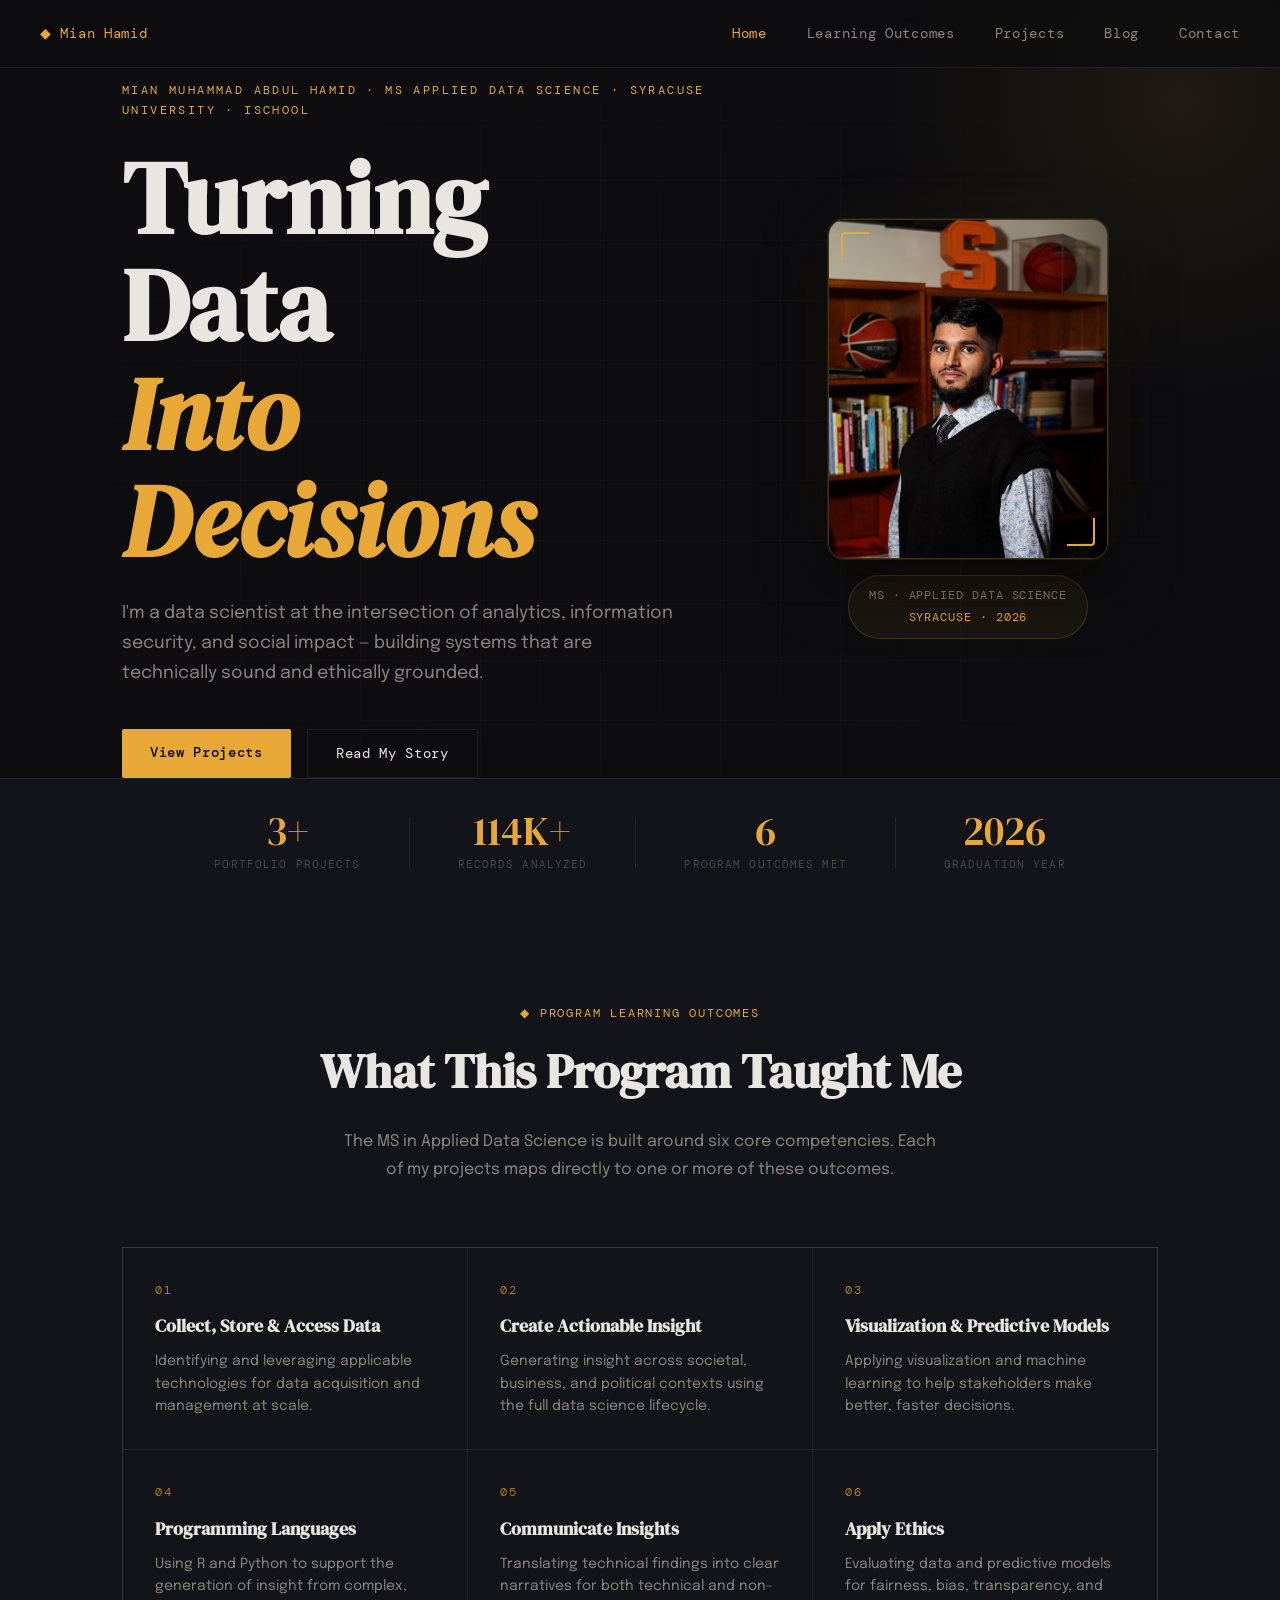
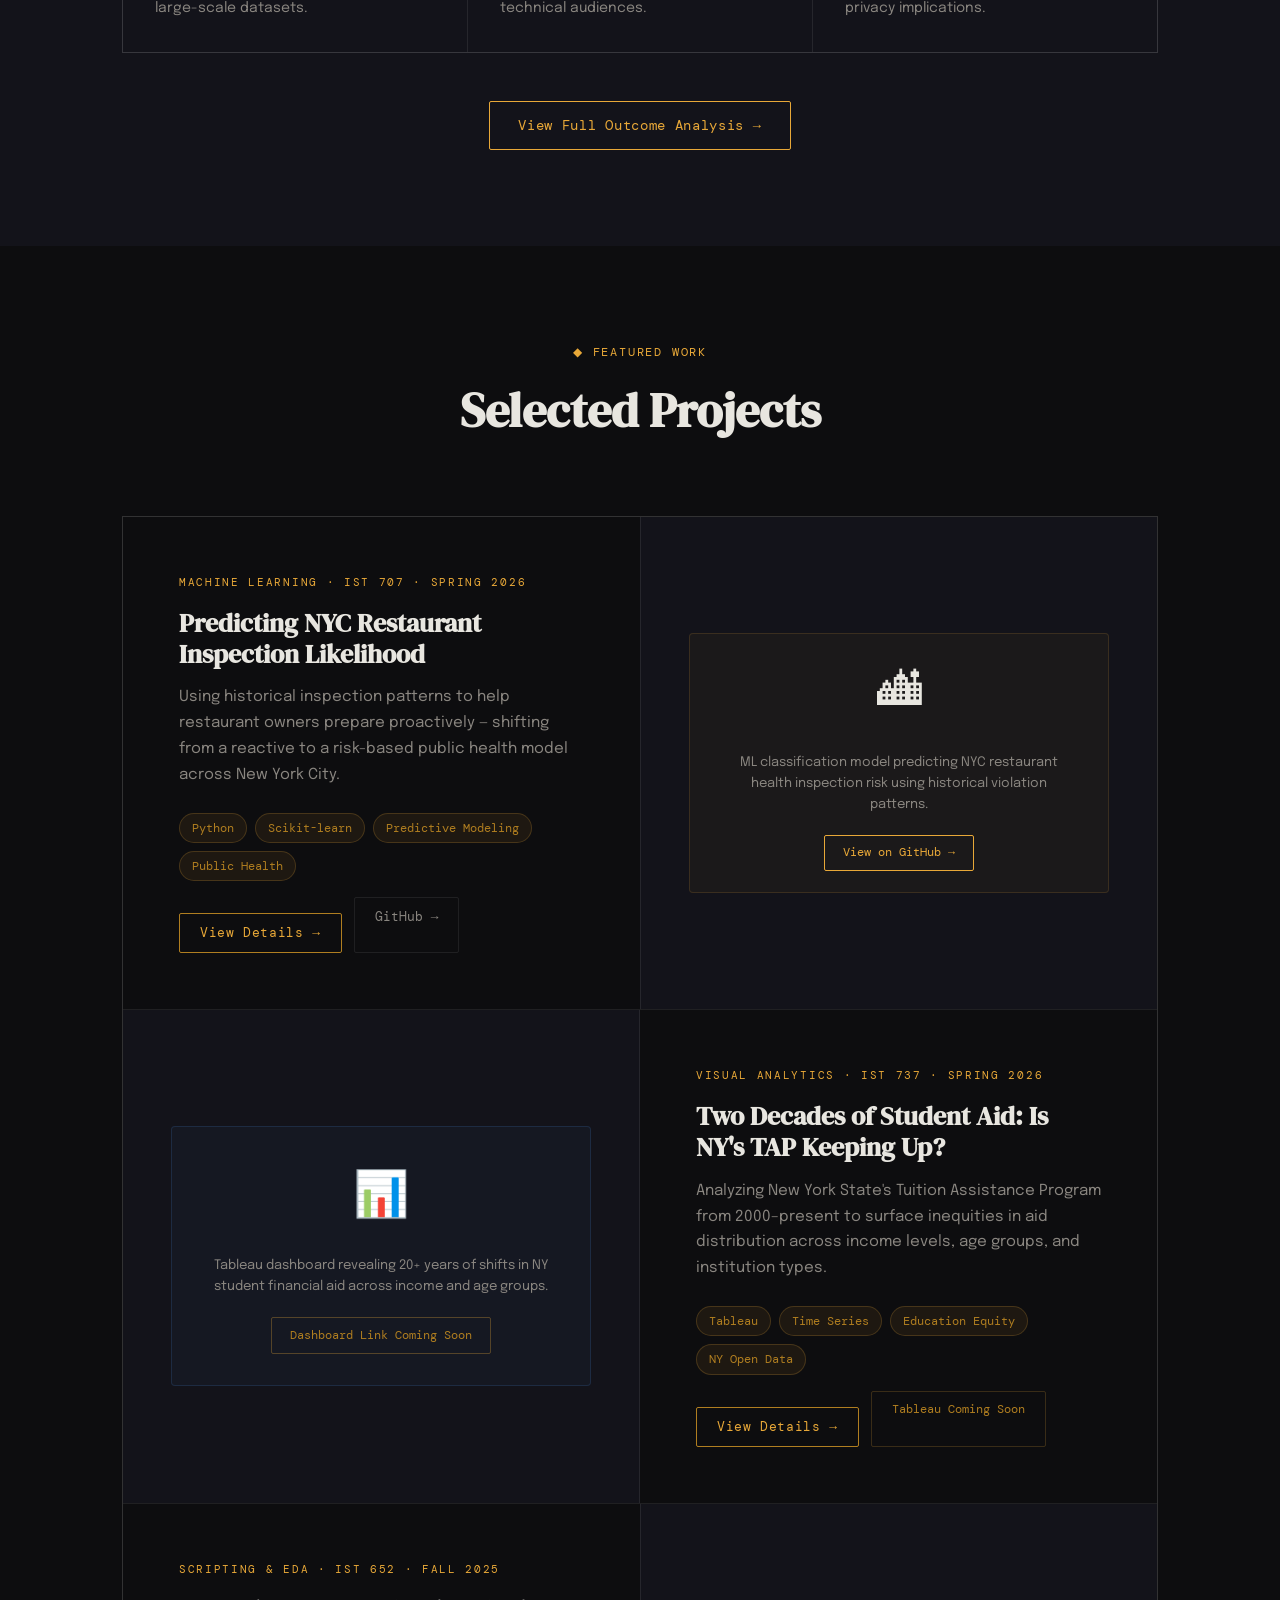
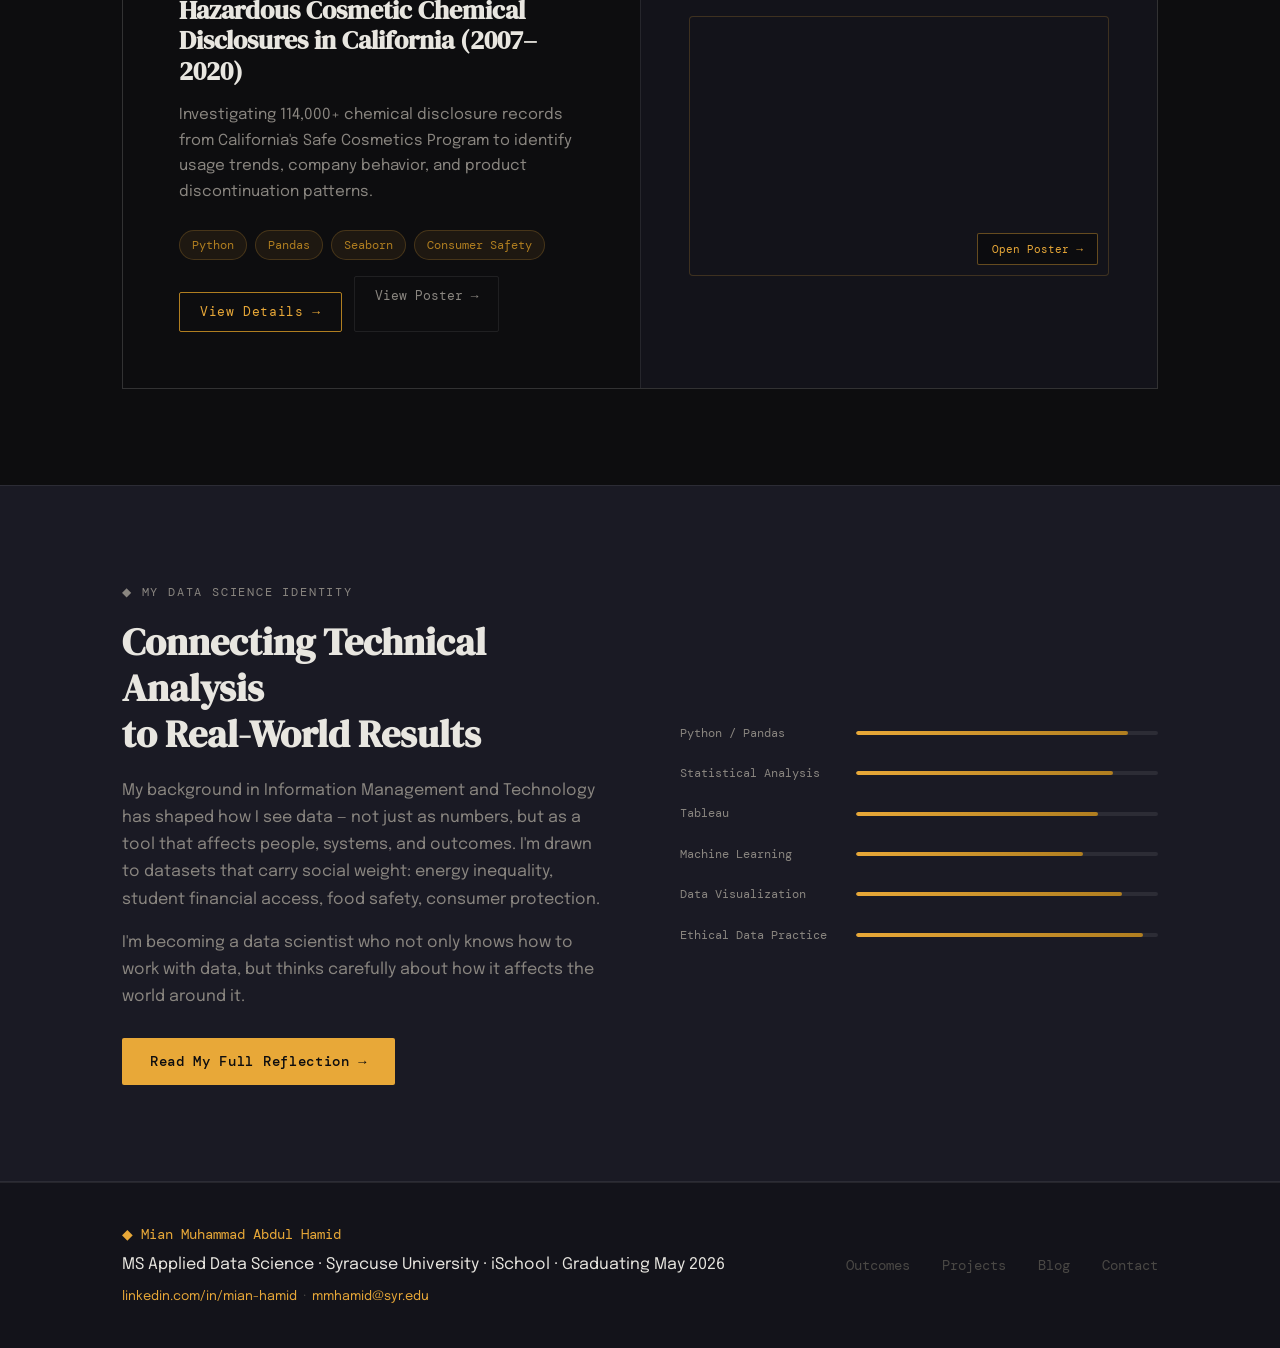
<file: index.html>
<!DOCTYPE html>
<html lang="en">
<head>
  <meta charset="UTF-8" />
  <meta name="viewport" content="width=device-width, initial-scale=1.0"/>
  <title>Mian Muhammad Abdul Hamid | MS Applied Data Science Portfolio</title>
  <link rel="stylesheet" href="style.css" />
  <link href="https://fonts.googleapis.com/css2?family=DM+Serif+Display:ital@0;1&family=DM+Mono:wght@300;400;500&family=Epilogue:wght@300;400;500;700&display=swap" rel="stylesheet"/>
</head>
<body>

  <nav class="nav" id="nav">
    <a href="index.html" class="nav-logo">&#x25C6; Mian Hamid</a>
    <ul class="nav-links" id="navLinks">
      <li><a href="index.html" class="active">Home</a></li>
      <li><a href="outcomes.html">Learning Outcomes</a></li>
      <li><a href="projects.html">Projects</a></li>
      <li><a href="blog.html">Blog</a></li>
      <li><a href="contact.html">Contact</a></li>
    </ul>
    <button class="nav-toggle" id="navToggle">&#9776;</button>
  </nav>

  <header class="hero">
    <div class="hero-bg-grid"></div>
    <div class="hero-content hero-content-split">
      <div class="hero-text">
        <p class="hero-eyebrow mono">Mian Muhammad Abdul Hamid · MS Applied Data Science · Syracuse University · iSchool</p>
        <h1 class="hero-title">Turning Data<br/><em>Into Decisions</em></h1>
        <p class="hero-sub">
          I'm a data scientist at the intersection of analytics, information security, and
          social impact — building systems that are technically sound and ethically grounded.
        </p>
        <div class="hero-cta">
          <a href="projects.html" class="btn btn-primary">View Projects</a>
          <a href="blog.html" class="btn btn-ghost">Read My Story</a>
        </div>
      </div>
      <div class="hero-photo-wrap">
        <div class="hero-photo-frame">
          <img
            src="OTHCSeniorPortraits_CReeves_102.jpg"
            alt="Mian Muhammad Abdul Hamid"
            class="hero-photo"
          />
        </div>
        <div class="hero-photo-badge">
          <span class="mono">MS · Applied Data Science</span>
          <span class="mono" style="color:var(--gold);">Syracuse · 2026</span>
        </div>
      </div>
    </div>
    <div class="hero-stat-bar">
      <div class="stat"><span class="stat-num">3+</span><span class="stat-label">Portfolio Projects</span></div>
      <div class="stat-divider"></div>
      <div class="stat"><span class="stat-num">114K+</span><span class="stat-label">Records Analyzed</span></div>
      <div class="stat-divider"></div>
      <div class="stat"><span class="stat-num">6</span><span class="stat-label">Program Outcomes Met</span></div>
      <div class="stat-divider"></div>
      <div class="stat"><span class="stat-num">2026</span><span class="stat-label">Graduation Year</span></div>
    </div>
  </header>

  <section class="section outcomes-overview">
    <div class="container">
      <div class="section-header">
        <p class="mono label-tag">&#x25C6; Program Learning Outcomes</p>
        <h2>What This Program Taught Me</h2>
        <p class="section-desc">The MS in Applied Data Science is built around six core competencies. Each of my projects maps directly to one or more of these outcomes.</p>
      </div>
      <div class="outcomes-grid">
        <div class="outcome-card" style="--i:0"><span class="outcome-num mono">01</span><h3>Collect, Store &amp; Access Data</h3><p>Identifying and leveraging applicable technologies for data acquisition and management at scale.</p></div>
        <div class="outcome-card" style="--i:1"><span class="outcome-num mono">02</span><h3>Create Actionable Insight</h3><p>Generating insight across societal, business, and political contexts using the full data science lifecycle.</p></div>
        <div class="outcome-card" style="--i:2"><span class="outcome-num mono">03</span><h3>Visualization &amp; Predictive Models</h3><p>Applying visualization and machine learning to help stakeholders make better, faster decisions.</p></div>
        <div class="outcome-card" style="--i:3"><span class="outcome-num mono">04</span><h3>Programming Languages</h3><p>Using R and Python to support the generation of insight from complex, large-scale datasets.</p></div>
        <div class="outcome-card" style="--i:4"><span class="outcome-num mono">05</span><h3>Communicate Insights</h3><p>Translating technical findings into clear narratives for both technical and non-technical audiences.</p></div>
        <div class="outcome-card" style="--i:5"><span class="outcome-num mono">06</span><h3>Apply Ethics</h3><p>Evaluating data and predictive models for fairness, bias, transparency, and privacy implications.</p></div>
      </div>
      <div class="center-link"><a href="outcomes.html" class="btn btn-outline">View Full Outcome Analysis →</a></div>
    </div>
  </section>

  <section class="section projects-preview">
    <div class="container">
      <div class="section-header">
        <p class="mono label-tag">&#x25C6; Featured Work</p>
        <h2>Selected Projects</h2>
      </div>
      <div class="projects-list">

        <!-- PROJECT 1: RESTAURANT ML -->
        <article class="project-card" style="--i:0">
          <div class="project-card-left">
            <span class="project-tag mono">Machine Learning · IST 707 · Spring 2026</span>
            <h3>Predicting NYC Restaurant Inspection Likelihood</h3>
            <p>Using historical inspection patterns to help restaurant owners prepare proactively — shifting from a reactive to a risk-based public health model across New York City.</p>
            <div class="project-tags">
              <span class="pill">Python</span><span class="pill">Scikit-learn</span><span class="pill">Predictive Modeling</span><span class="pill">Public Health</span>
            </div>
            <div style="display:flex;gap:0.75rem;flex-wrap:wrap;margin-top:1rem;">
              <a href="projects.html#restaurant" class="btn btn-sm">View Details →</a>
              <a href="https://github.com/mian7h/group-project-team-pandas" target="_blank"
                style="display:inline-block;padding:0.5rem 1.25rem;font-size:0.8rem;text-decoration:none;color:#8a8680;border:1px solid rgba(255,255,255,0.08);border-radius:2px;font-family:'DM Mono',monospace;transition:all 0.2s;"
                onmouseover="this.style.color='#e8a838';this.style.borderColor='rgba(232,168,56,0.4)'"
                onmouseout="this.style.color='#8a8680';this.style.borderColor='rgba(255,255,255,0.08)'">
                GitHub →
              </a>
            </div>
          </div>
          <div class="project-card-right">
            <div style="width:100%;height:260px;display:flex;flex-direction:column;align-items:center;justify-content:center;gap:1.25rem;background:rgba(232,168,56,0.04);border:1px solid rgba(232,168,56,0.15);border-radius:4px;padding:2rem;text-align:center;">
              <div style="font-size:2.8rem;">&#x1F3D9;</div>
              <p style="color:#8a8680;font-size:0.82rem;line-height:1.6;margin:0;">ML classification model predicting NYC restaurant health inspection risk using historical violation patterns.</p>
              <a href="https://github.com/mian7h/group-project-team-pandas" target="_blank"
                style="padding:0.45rem 1.1rem;background:transparent;color:#e8a838;border:1px solid #e8a838;border-radius:2px;font-family:'DM Mono',monospace;font-size:0.73rem;text-decoration:none;">
                View on GitHub →
              </a>
            </div>
          </div>
        </article>

        <!-- PROJECT 2: TAP -->
        <article class="project-card reverse" style="--i:1">
          <div class="project-card-left">
            <span class="project-tag mono">Visual Analytics · IST 737 · Spring 2026</span>
            <h3>Two Decades of Student Aid: Is NY's TAP Keeping Up?</h3>
            <p>Analyzing New York State's Tuition Assistance Program from 2000–present to surface inequities in aid distribution across income levels, age groups, and institution types.</p>
            <div class="project-tags">
              <span class="pill">Tableau</span><span class="pill">Time Series</span><span class="pill">Education Equity</span><span class="pill">NY Open Data</span>
            </div>
            <div style="display:flex;gap:0.75rem;flex-wrap:wrap;margin-top:1rem;">
              <a href="projects.html#tap" class="btn btn-sm">View Details →</a>
              <span style="display:inline-block;padding:0.5rem 1.25rem;font-size:0.73rem;color:#b07e20;border:1px solid rgba(232,168,56,0.2);border-radius:2px;font-family:'DM Mono',monospace;">
                Tableau Coming Soon
              </span>
            </div>
          </div>
          <div class="project-card-right">
            <div style="width:100%;height:260px;display:flex;flex-direction:column;align-items:center;justify-content:center;gap:1.25rem;background:rgba(78,154,240,0.04);border:1px solid rgba(78,154,240,0.15);border-radius:4px;padding:2rem;text-align:center;">
              <div style="font-size:2.8rem;">&#x1F4CA;</div>
              <p style="color:#8a8680;font-size:0.82rem;line-height:1.6;margin:0;">Tableau dashboard revealing 20+ years of shifts in NY student financial aid across income and age groups.</p>
              <span style="padding:0.45rem 1.1rem;background:transparent;color:#b07e20;border:1px solid rgba(232,168,56,0.3);border-radius:2px;font-family:'DM Mono',monospace;font-size:0.73rem;">
                Dashboard Link Coming Soon
              </span>
            </div>
          </div>
        </article>

        <!-- PROJECT 3: COSMETICS -->
        <article class="project-card" style="--i:2">
          <div class="project-card-left">
            <span class="project-tag mono">Scripting &amp; EDA · IST 652 · Fall 2025</span>
            <h3>Hazardous Cosmetic Chemical Disclosures in California (2007–2020)</h3>
            <p>Investigating 114,000+ chemical disclosure records from California's Safe Cosmetics Program to identify usage trends, company behavior, and product discontinuation patterns.</p>
            <div class="project-tags">
              <span class="pill">Python</span><span class="pill">Pandas</span><span class="pill">Seaborn</span><span class="pill">Consumer Safety</span>
            </div>
            <div style="display:flex;gap:0.75rem;flex-wrap:wrap;margin-top:1rem;">
              <a href="projects.html#cosmetics" class="btn btn-sm">View Details →</a>
              <a href="IST_652_cosmetics-poster.pdf" target="_blank"
                style="display:inline-block;padding:0.5rem 1.25rem;font-size:0.8rem;text-decoration:none;color:#8a8680;border:1px solid rgba(255,255,255,0.08);border-radius:2px;font-family:'DM Mono',monospace;transition:all 0.2s;"
                onmouseover="this.style.color='#e8a838';this.style.borderColor='rgba(232,168,56,0.4)'"
                onmouseout="this.style.color='#8a8680';this.style.borderColor='rgba(255,255,255,0.08)'">
                View Poster →
              </a>
            </div>
          </div>
          <div class="project-card-right">
            <div style="width:100%;height:260px;overflow:hidden;border-radius:4px;border:1px solid rgba(232,168,56,0.2);position:relative;background:#13131a;">
              <iframe
                src="IST_652_cosmetics-poster.pdf"
                style="width:180%;height:180%;border:none;pointer-events:none;transform:scale(0.56);transform-origin:top left;display:block;"
                title="Cosmetics Poster Preview">
              </iframe>
              <a href="IST_652_cosmetics-poster.pdf" target="_blank"
                style="position:absolute;bottom:0.6rem;right:0.6rem;padding:0.35rem 0.9rem;background:rgba(13,13,15,0.9);color:#e8a838;border:1px solid rgba(232,168,56,0.4);border-radius:2px;font-family:'DM Mono',monospace;font-size:0.7rem;text-decoration:none;">
                Open Poster →
              </a>
            </div>
          </div>
        </article>

      </div>
    </div>
  </section>

  <section class="identity-strip">
    <div class="container">
      <div class="identity-inner">
        <div class="identity-text">
          <p class="mono label-tag">&#x25C6; My Data Science Identity</p>
          <h2>Connecting Technical Analysis<br/>to Real-World Results</h2>
          <p>My background in Information Management and Technology has shaped how I see data — not just as numbers, but as a tool that affects people, systems, and outcomes. I'm drawn to datasets that carry social weight: energy inequality, student financial access, food safety, consumer protection.</p>
          <p>I'm becoming a data scientist who not only knows how to work with data, but thinks carefully about how it affects the world around it.</p>
          <a href="blog.html" class="btn btn-primary">Read My Full Reflection →</a>
        </div>
        <div class="identity-skills">
          <div class="skill-row"><span class="skill-name mono">Python / Pandas</span><div class="skill-bar"><div class="skill-fill" style="--w:90%"></div></div></div>
          <div class="skill-row"><span class="skill-name mono">Statistical Analysis</span><div class="skill-bar"><div class="skill-fill" style="--w:85%"></div></div></div>
          <div class="skill-row"><span class="skill-name mono">Tableau</span><div class="skill-bar"><div class="skill-fill" style="--w:80%"></div></div></div>
          <div class="skill-row"><span class="skill-name mono">Machine Learning</span><div class="skill-bar"><div class="skill-fill" style="--w:75%"></div></div></div>
          <div class="skill-row"><span class="skill-name mono">Data Visualization</span><div class="skill-bar"><div class="skill-fill" style="--w:88%"></div></div></div>
          <div class="skill-row"><span class="skill-name mono">Ethical Data Practice</span><div class="skill-bar"><div class="skill-fill" style="--w:95%"></div></div></div>
        </div>
      </div>
    </div>
  </section>

  <footer class="footer">
    <div class="container footer-inner">
      <div class="footer-left">
        <p class="mono">&#x25C6; Mian Muhammad Abdul Hamid</p>
        <p>MS Applied Data Science · Syracuse University · iSchool · Graduating May 2026</p>
        <p style="margin-top:0.5rem;"><a href="https://www.linkedin.com/in/mian-hamid" target="_blank" style="color:var(--gold);text-decoration:none;">linkedin.com/in/mian-hamid</a> &nbsp;·&nbsp; <a href="mailto:mmhamid@syr.edu" style="color:var(--gold);text-decoration:none;">mmhamid@syr.edu</a></p>
      </div>
      <div class="footer-links">
        <a href="outcomes.html">Outcomes</a>
        <a href="projects.html">Projects</a>
        <a href="blog.html">Blog</a>
        <a href="contact.html">Contact</a>
      </div>
    </div>
  </footer>

  <script src="main.js"></script>
</body>
</html>
</file>
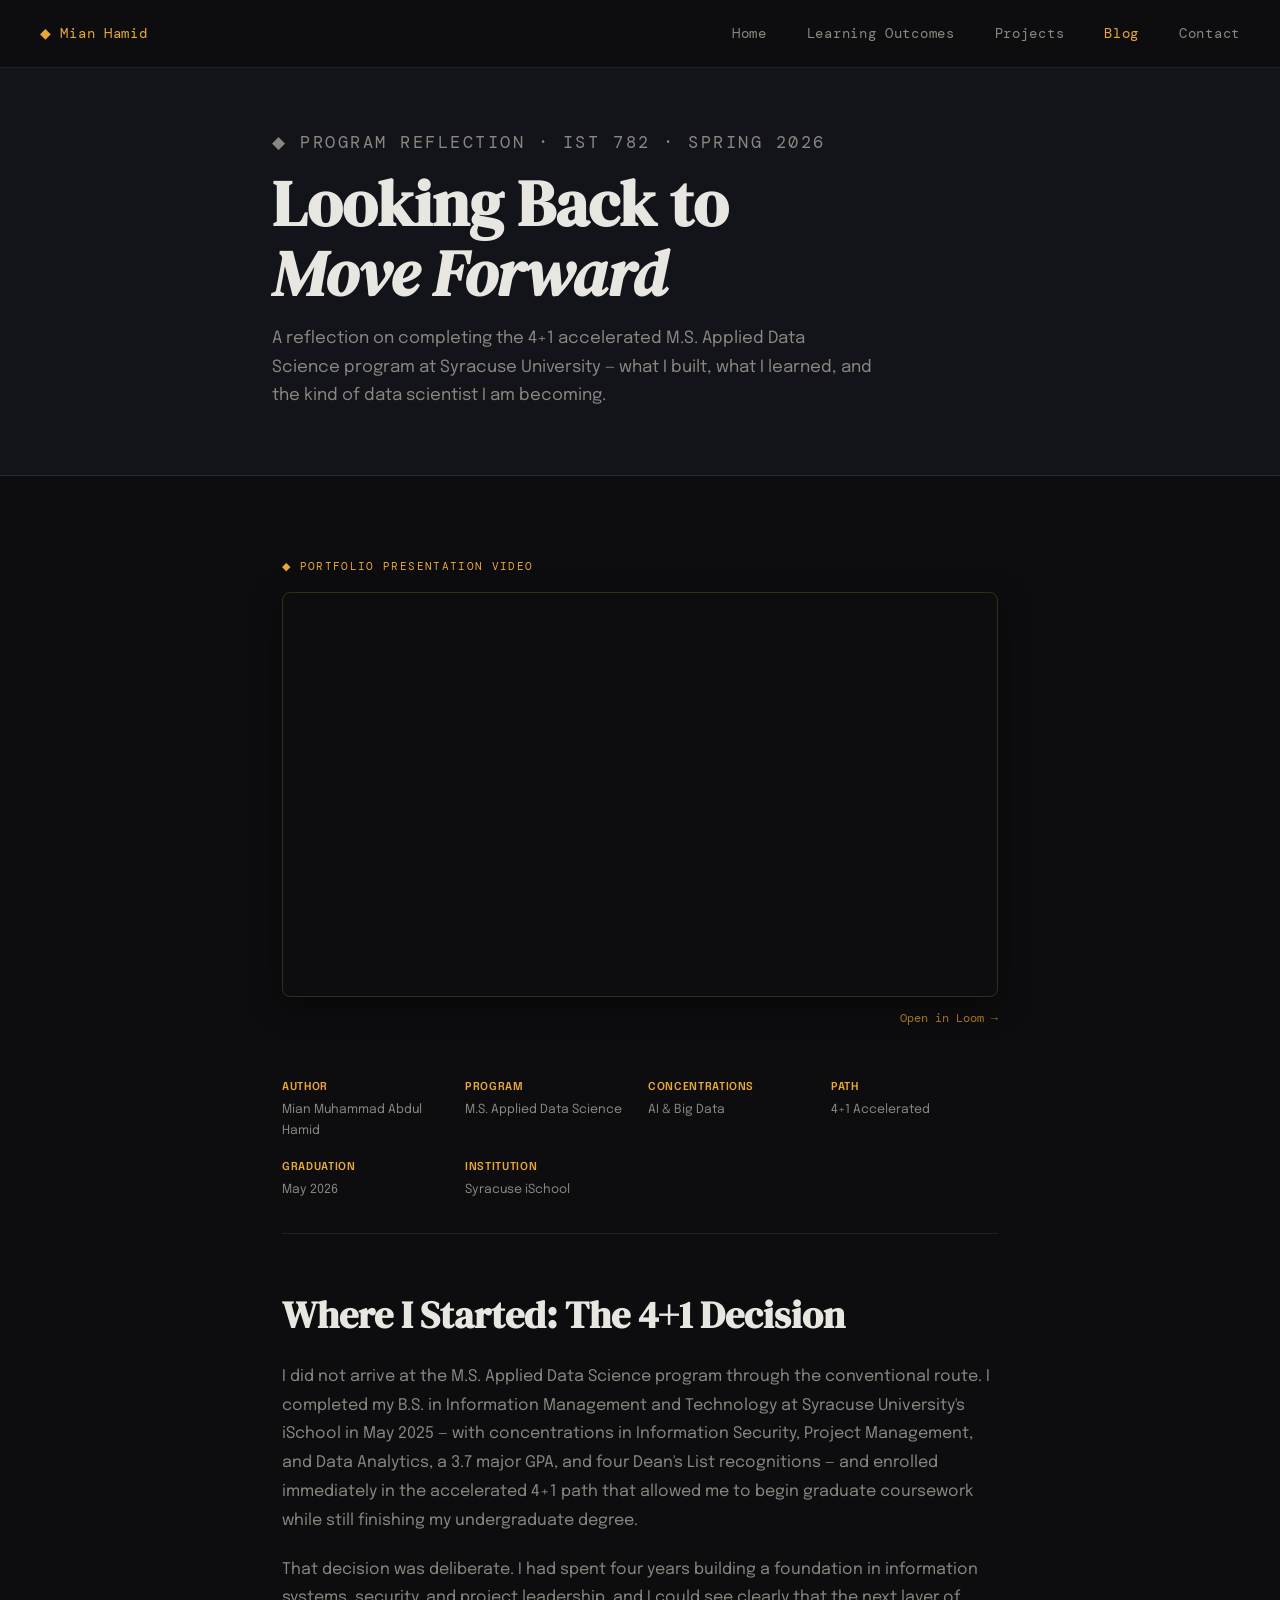
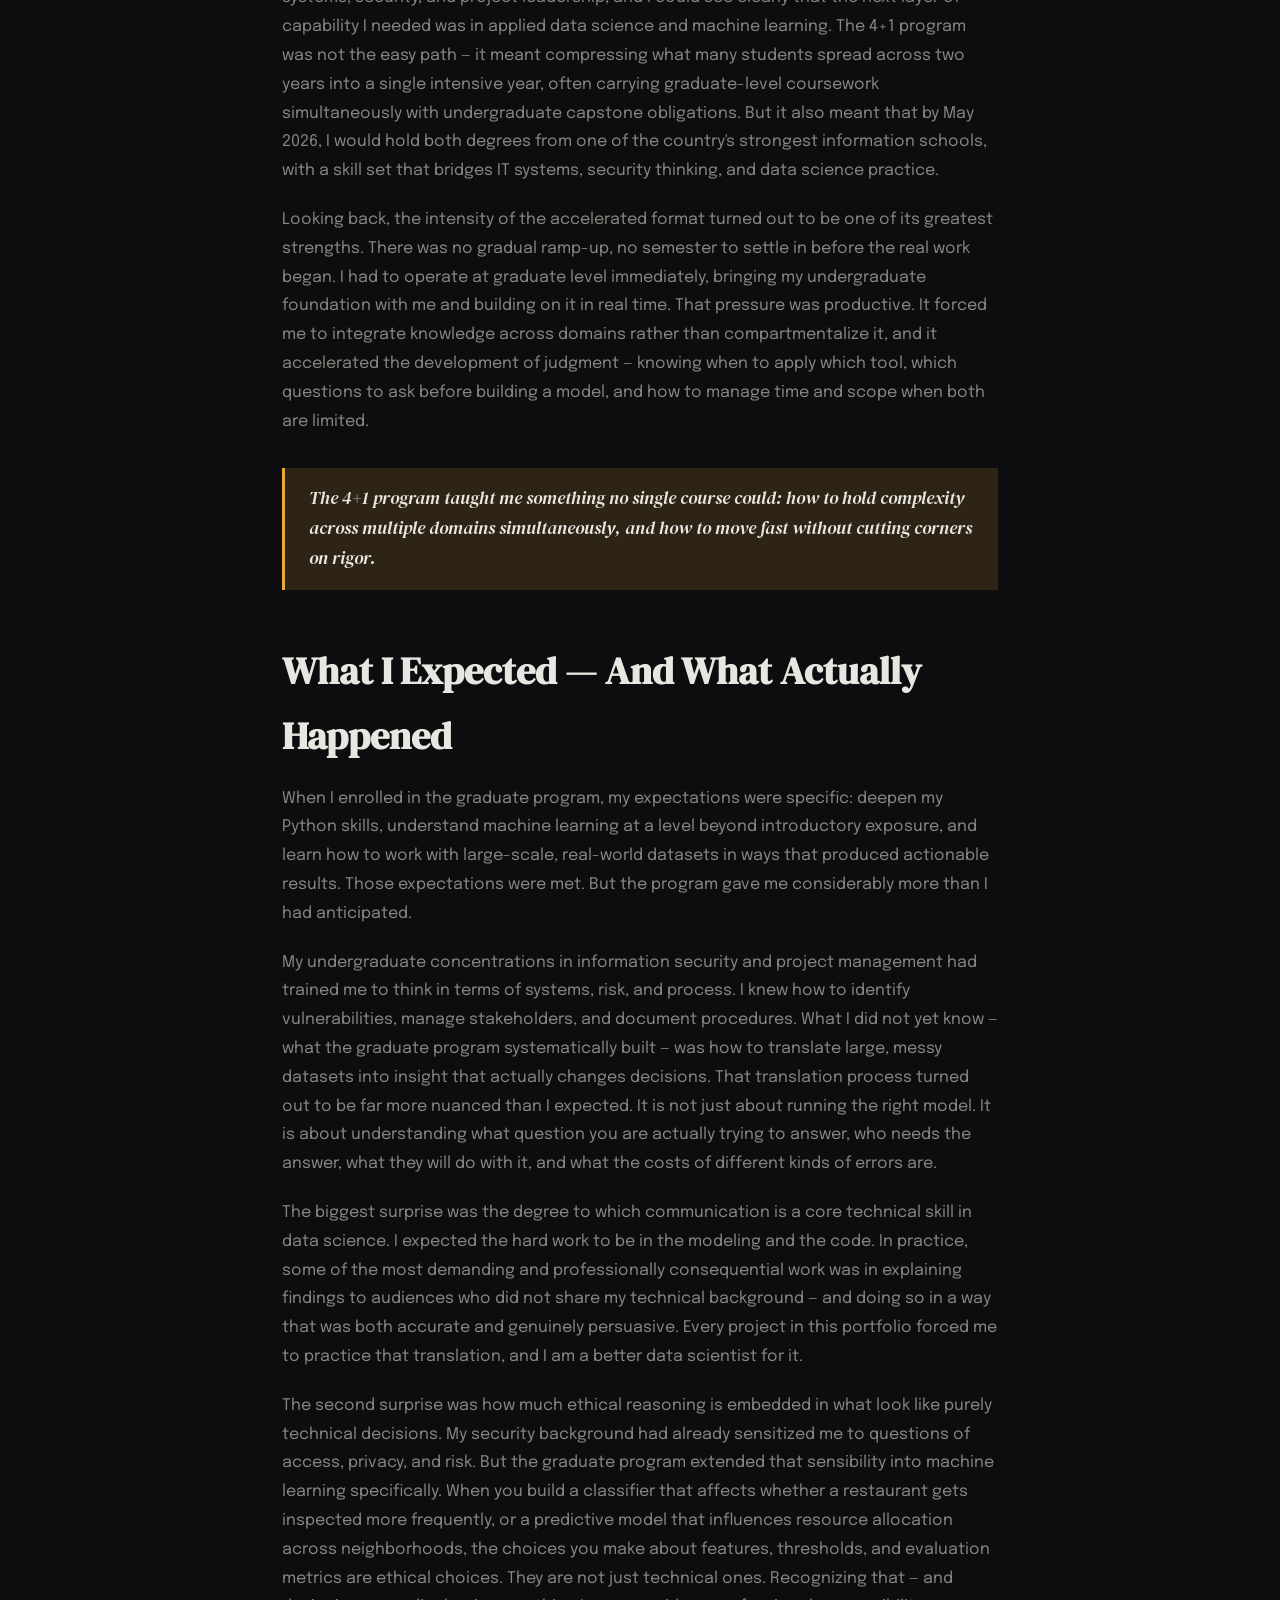
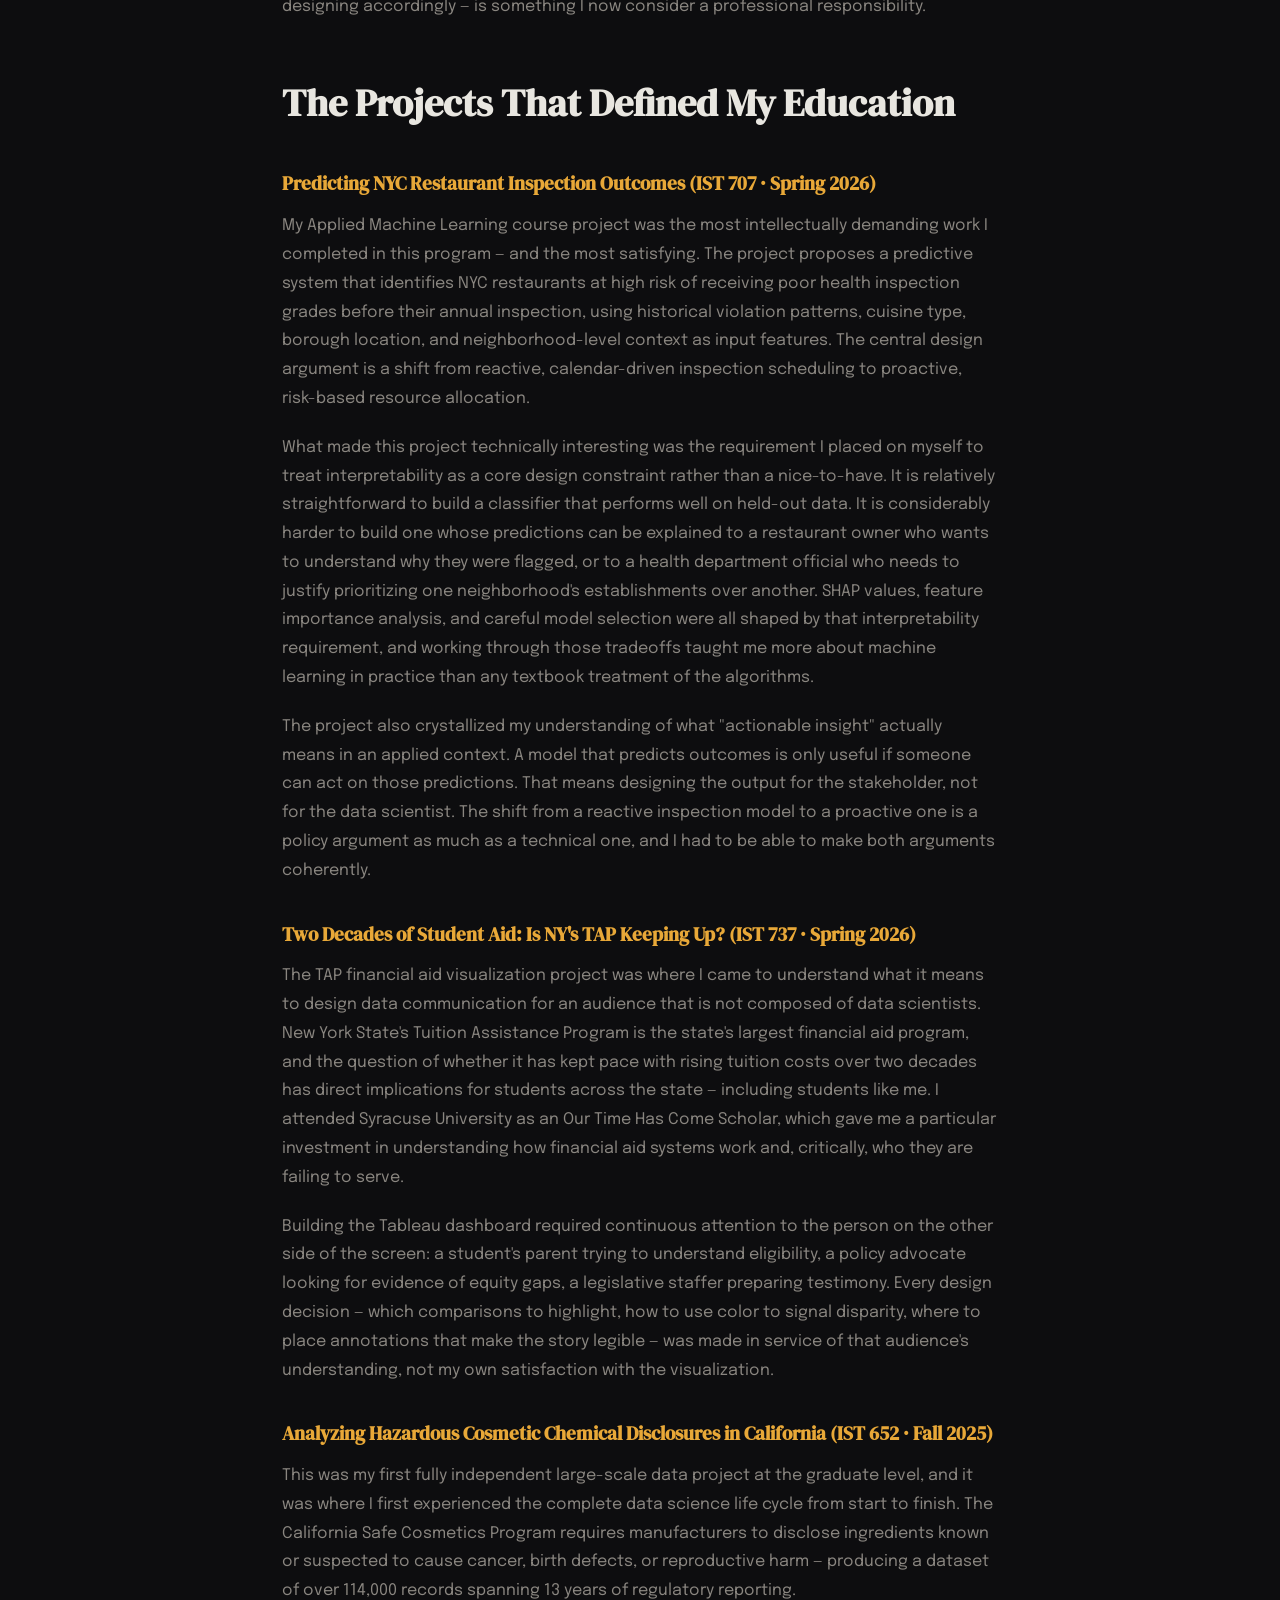
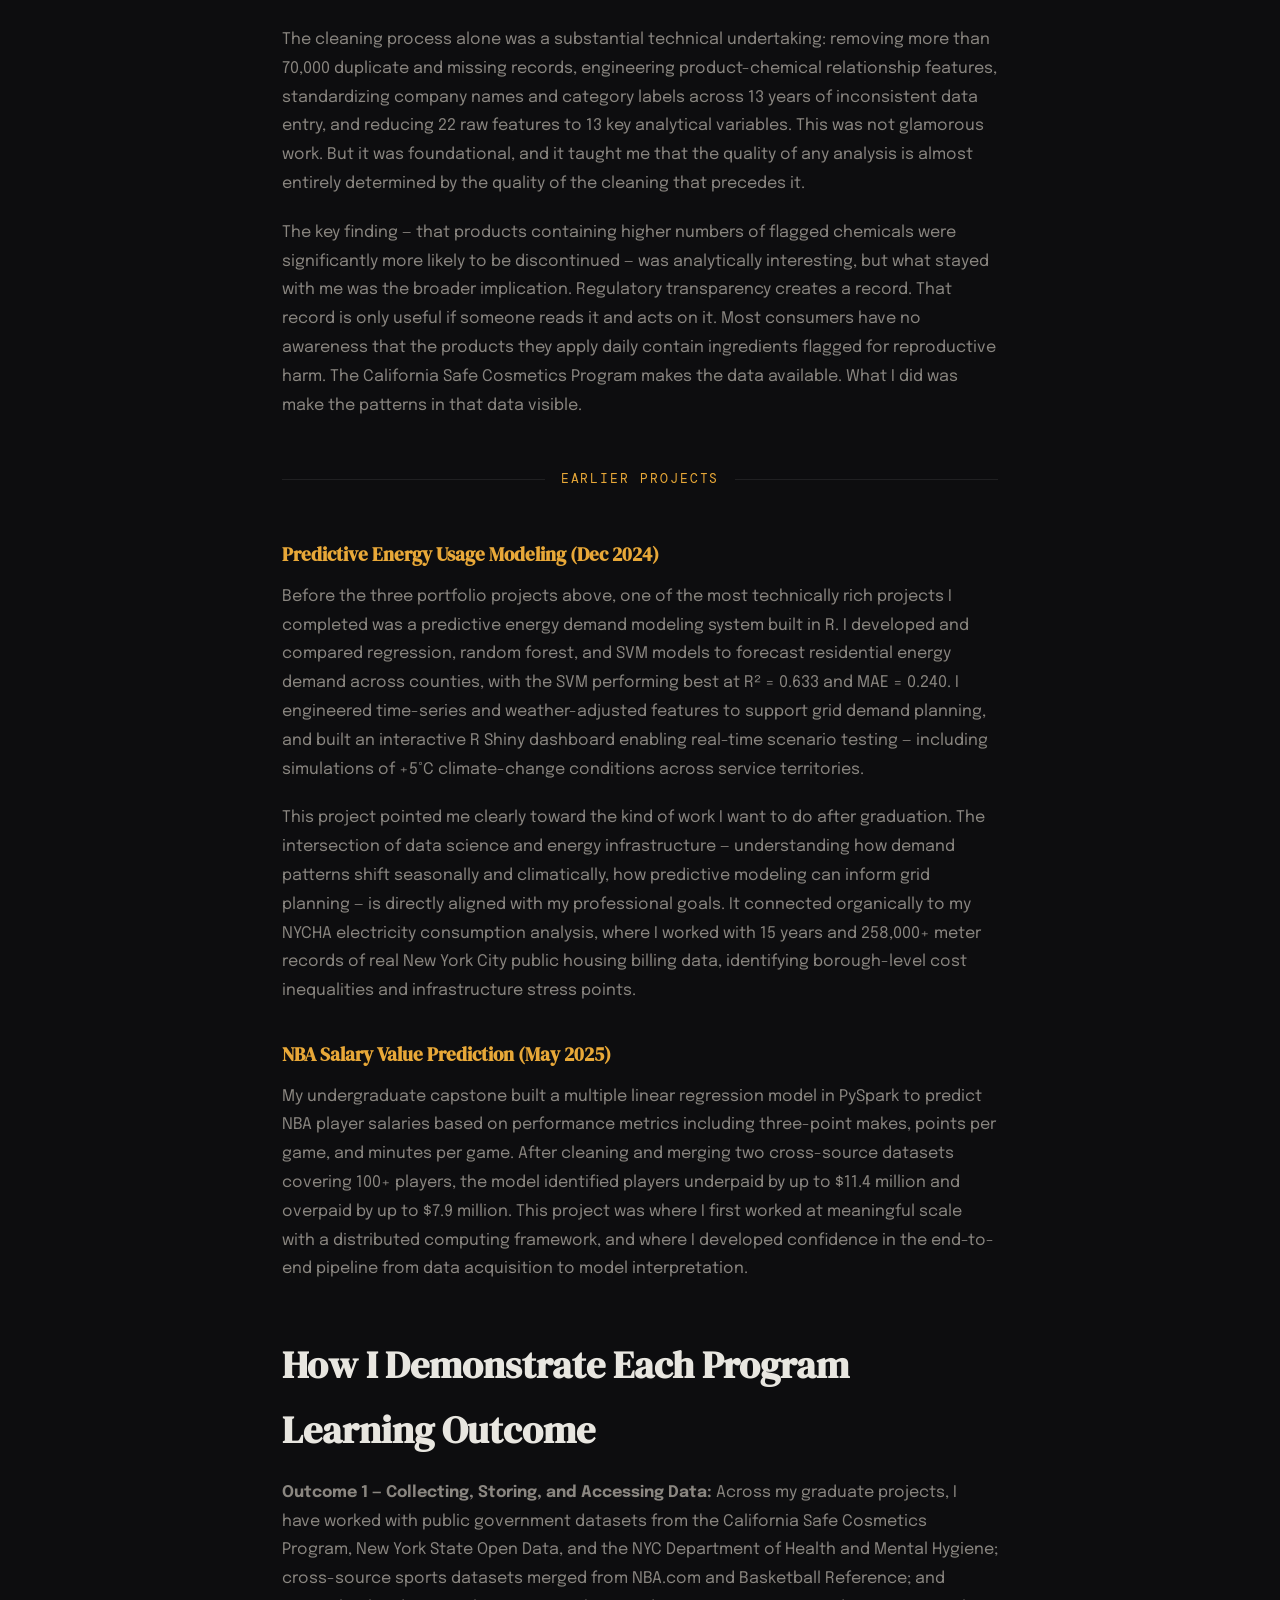
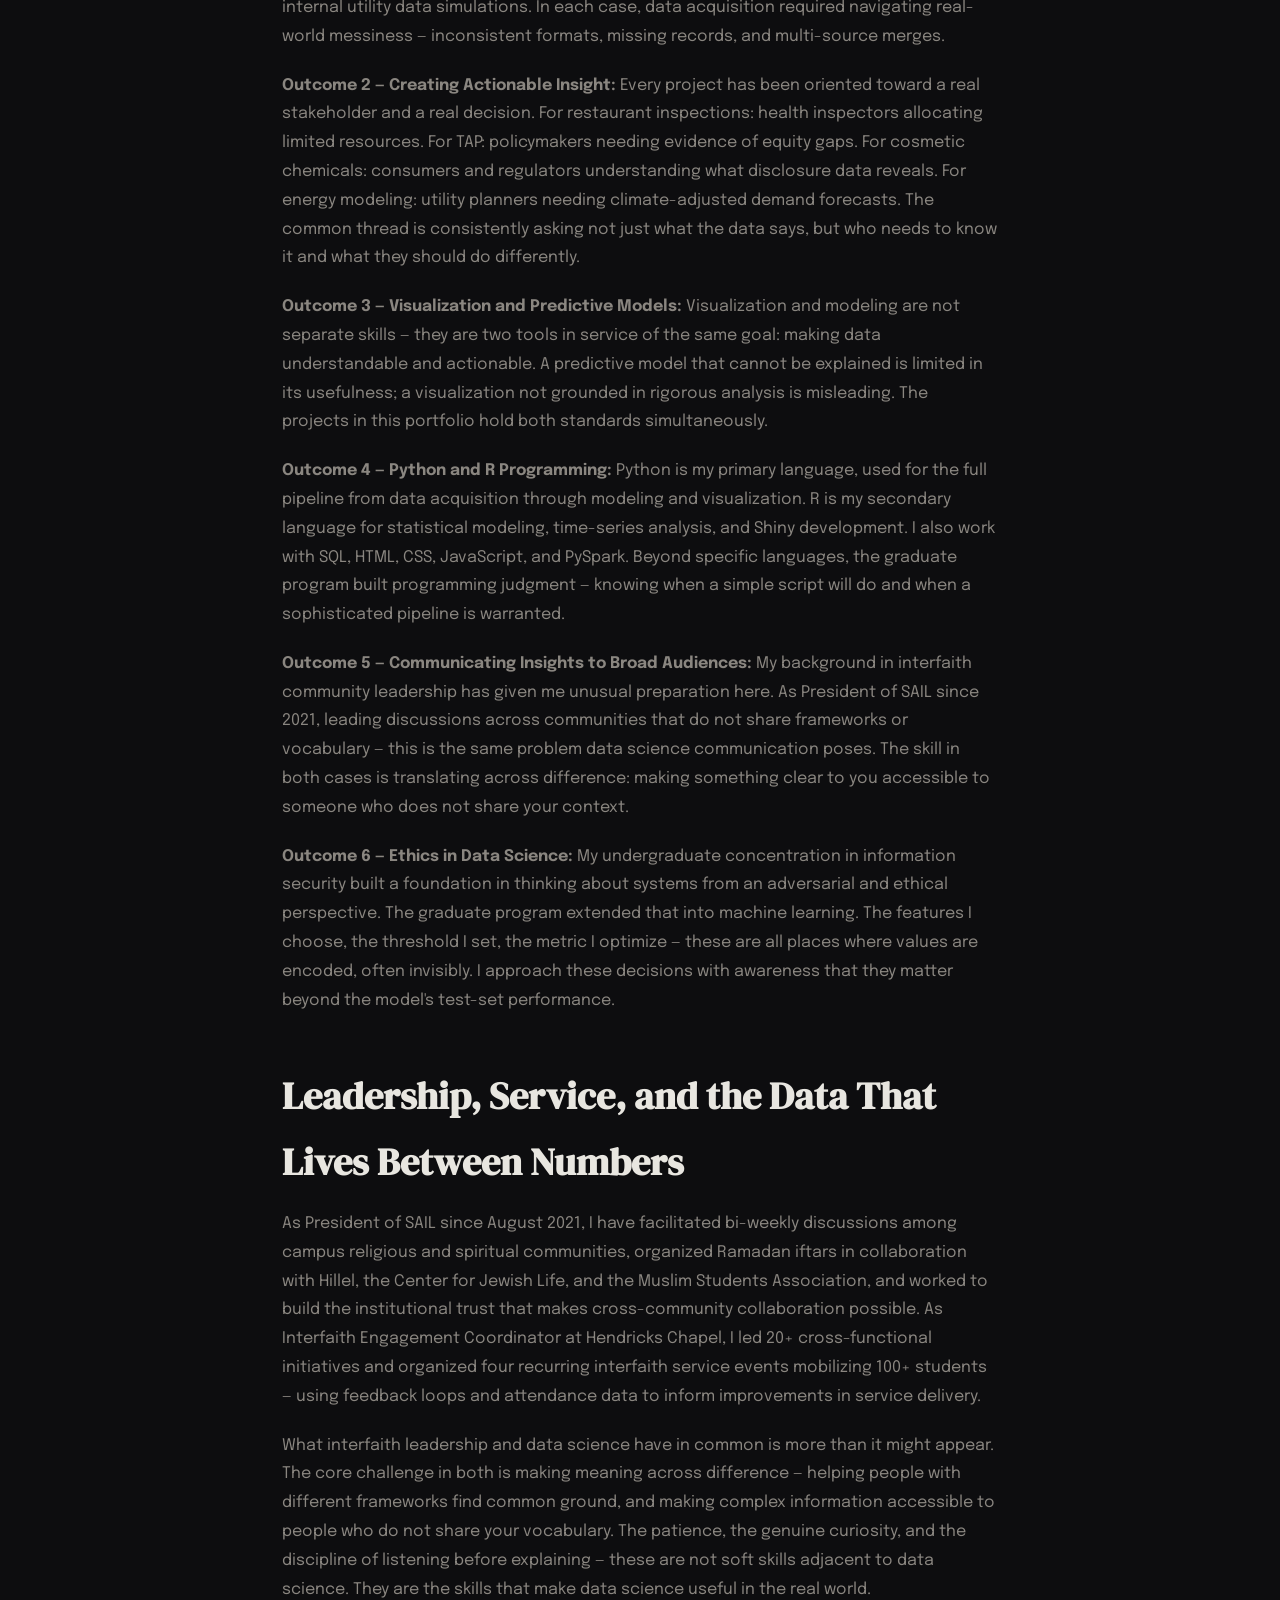
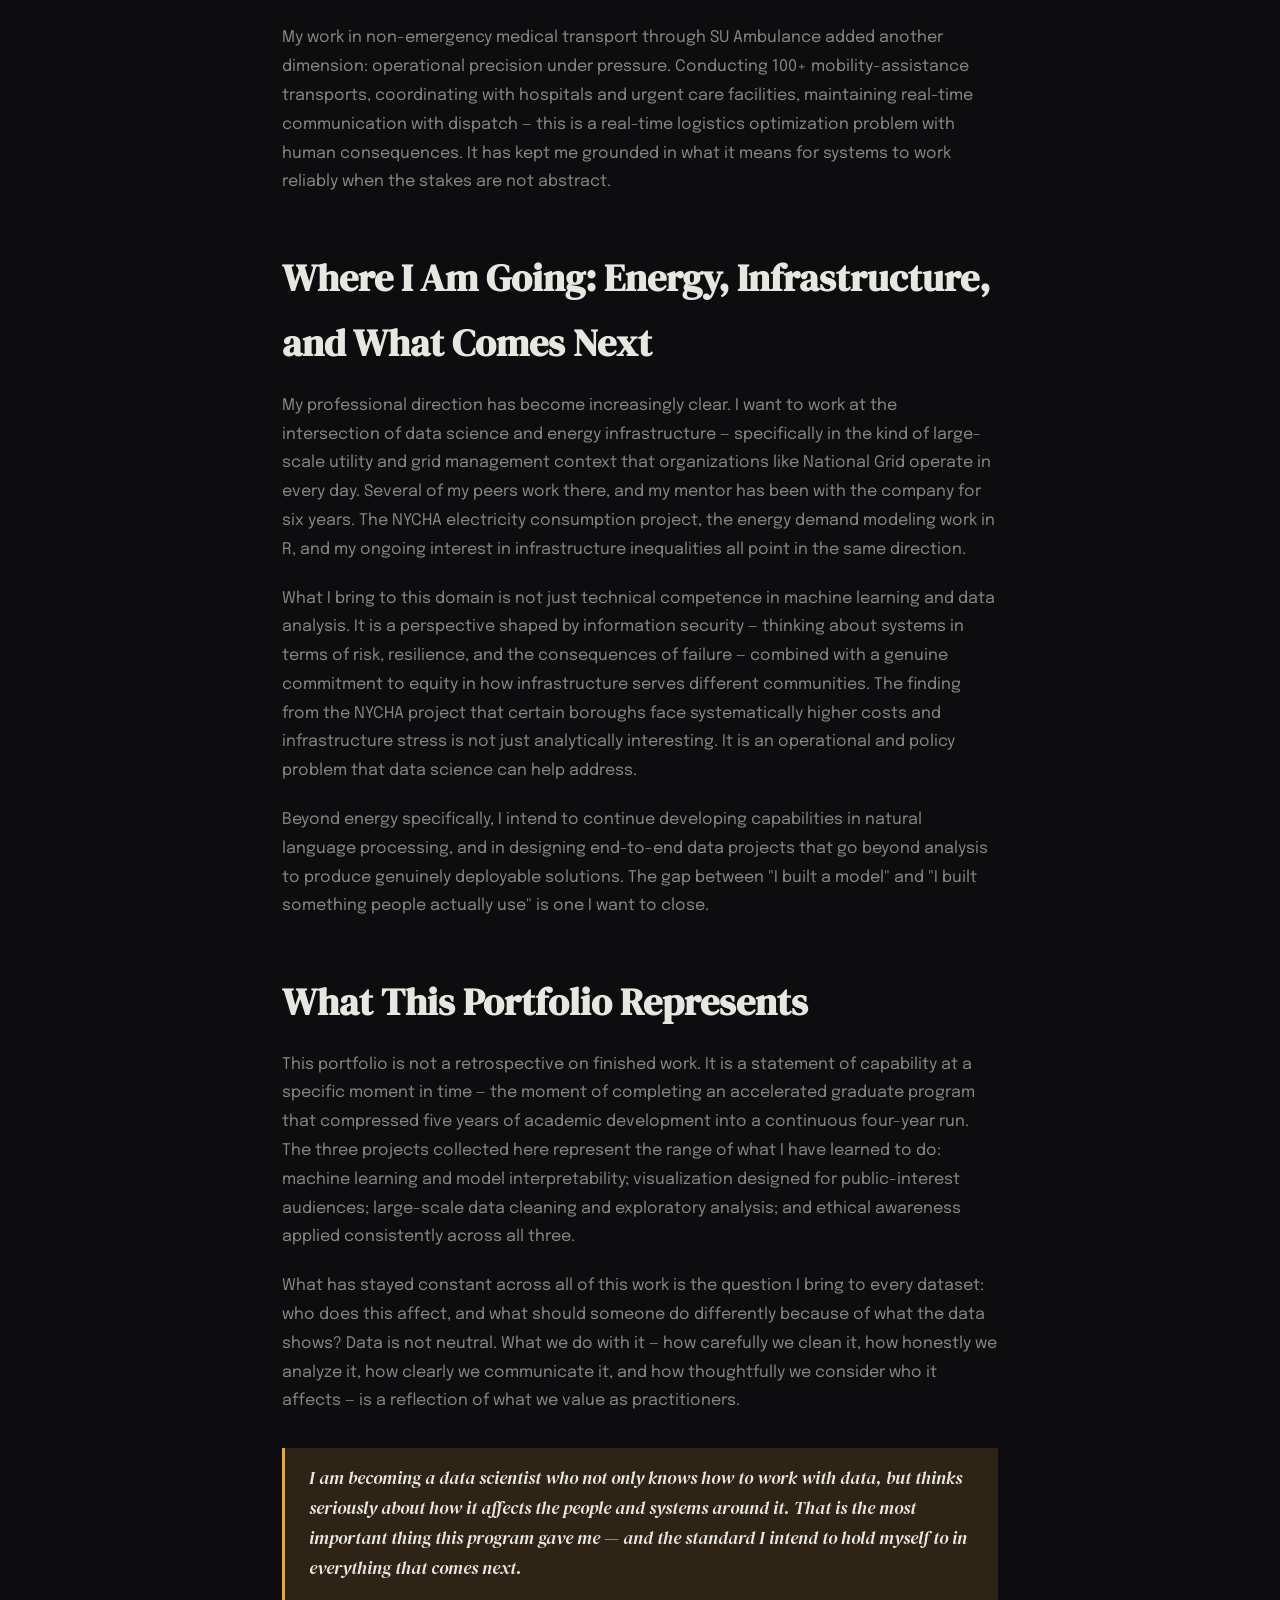
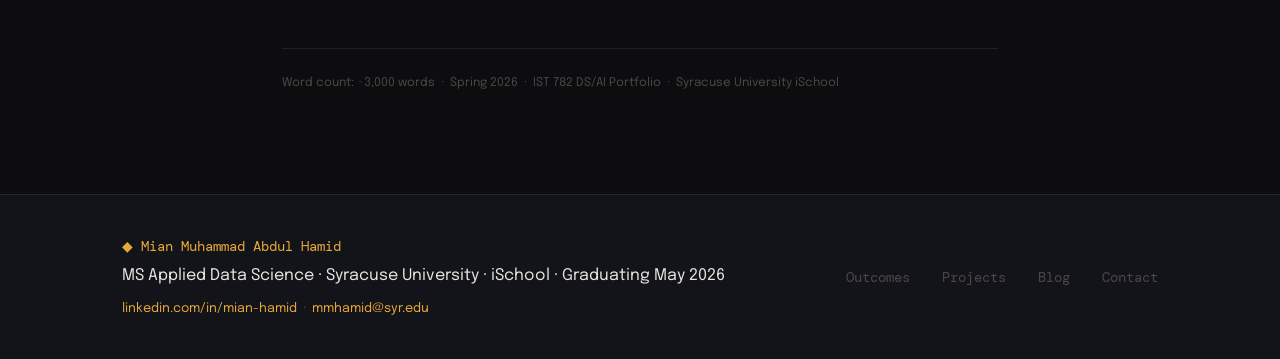
<file: blog.html>
<!DOCTYPE html>
<html lang="en">
<head>
  <meta charset="UTF-8" />
  <meta name="viewport" content="width=device-width, initial-scale=1.0"/>
  <title>Program Reflection | Mian Muhammad Abdul Hamid</title>
  <link rel="stylesheet" href="style.css" />
  <link href="https://fonts.googleapis.com/css2?family=DM+Serif+Display:ital@0;1&family=DM+Mono:wght@300;400;500&family=Epilogue:wght@300;400;500;700&display=swap" rel="stylesheet"/>
</head>
<body>

  <nav class="nav" id="nav">
    <a href="index.html" class="nav-logo">&#x25C6; Mian Hamid</a>
    <ul class="nav-links" id="navLinks">
      <li><a href="index.html">Home</a></li>
      <li><a href="outcomes.html">Learning Outcomes</a></li>
      <li><a href="projects.html">Projects</a></li>
      <li><a href="blog.html" class="active">Blog</a></li>
      <li><a href="contact.html">Contact</a></li>
    </ul>
    <button class="nav-toggle" id="navToggle">&#9776;</button>
  </nav>

  <section class="page-hero">
    <div class="container">
      <p class="mono label-tag">&#x25C6; Program Reflection · IST 782 · Spring 2026</p>
      <h1>Looking Back to<br/><em>Move Forward</em></h1>
      <p>A reflection on completing the 4+1 accelerated M.S. Applied Data Science program at Syracuse University — what I built, what I learned, and the kind of data scientist I am becoming.</p>
    </div>
  </section>

  <div class="blog-content">

    <div style="margin-bottom:3rem;">
  <p style="font-family:'DM Mono',monospace;font-size:0.7rem;color:#e8a838;letter-spacing:0.12em;text-transform:uppercase;margin-bottom:1rem;">&#x25C6; Portfolio Presentation Video</p>
  <div style="position:relative;padding-bottom:56.25%;height:0;overflow:hidden;border-radius:8px;border:1px solid rgba(232,168,56,0.2);box-shadow:0 8px 32px rgba(0,0,0,0.4);">
    <iframe
      src="https://www.loom.com/embed/e4a75cfc93f94cc7aaaaa01fb7ad79ca"
      frameborder="0"
      webkitallowfullscreen
      mozallowfullscreen
      allowfullscreen
      style="position:absolute;top:0;left:0;width:100%;height:100%;">
    </iframe>
  </div>
  <p style="font-family:'DM Mono',monospace;font-size:0.72rem;color:#4a4845;margin-top:0.75rem;text-align:right;">
    <a href="https://www.loom.com/share/e4a75cfc93f94cc7aaaaa01fb7ad79ca" target="_blank" style="color:#b07e20;text-decoration:none;">Open in Loom →</a>
  </p>
</div>

    <div style="display:grid;grid-template-columns:repeat(auto-fit,minmax(150px,1fr));gap:1rem;margin-bottom:3rem;padding-bottom:2rem;border-bottom:1px solid rgba(255,255,255,0.08);">
      <div style="font-size:0.78rem;color:#8a8680;"><span style="display:block;color:#e8a838;font-weight:600;font-size:0.68rem;letter-spacing:0.06em;text-transform:uppercase;margin-bottom:0.2rem;">Author</span>Mian Muhammad Abdul Hamid</div>
      <div style="font-size:0.78rem;color:#8a8680;"><span style="display:block;color:#e8a838;font-weight:600;font-size:0.68rem;letter-spacing:0.06em;text-transform:uppercase;margin-bottom:0.2rem;">Program</span>M.S. Applied Data Science</div>
      <div style="font-size:0.78rem;color:#8a8680;"><span style="display:block;color:#e8a838;font-weight:600;font-size:0.68rem;letter-spacing:0.06em;text-transform:uppercase;margin-bottom:0.2rem;">Concentrations</span>AI &amp; Big Data</div>
      <div style="font-size:0.78rem;color:#8a8680;"><span style="display:block;color:#e8a838;font-weight:600;font-size:0.68rem;letter-spacing:0.06em;text-transform:uppercase;margin-bottom:0.2rem;">Path</span>4+1 Accelerated</div>
      <div style="font-size:0.78rem;color:#8a8680;"><span style="display:block;color:#e8a838;font-weight:600;font-size:0.68rem;letter-spacing:0.06em;text-transform:uppercase;margin-bottom:0.2rem;">Graduation</span>May 2026</div>
      <div style="font-size:0.78rem;color:#8a8680;"><span style="display:block;color:#e8a838;font-weight:600;font-size:0.68rem;letter-spacing:0.06em;text-transform:uppercase;margin-bottom:0.2rem;">Institution</span>Syracuse iSchool</div>
    </div>

    <h2>Where I Started: The 4+1 Decision</h2>
    <p>I did not arrive at the M.S. Applied Data Science program through the conventional route. I completed my B.S. in Information Management and Technology at Syracuse University's iSchool in May 2025 — with concentrations in Information Security, Project Management, and Data Analytics, a 3.7 major GPA, and four Dean's List recognitions — and enrolled immediately in the accelerated 4+1 path that allowed me to begin graduate coursework while still finishing my undergraduate degree.</p>
    <p>That decision was deliberate. I had spent four years building a foundation in information systems, security, and project leadership, and I could see clearly that the next layer of capability I needed was in applied data science and machine learning. The 4+1 program was not the easy path — it meant compressing what many students spread across two years into a single intensive year, often carrying graduate-level coursework simultaneously with undergraduate capstone obligations. But it also meant that by May 2026, I would hold both degrees from one of the country's strongest information schools, with a skill set that bridges IT systems, security thinking, and data science practice.</p>
    <p>Looking back, the intensity of the accelerated format turned out to be one of its greatest strengths. There was no gradual ramp-up, no semester to settle in before the real work began. I had to operate at graduate level immediately, bringing my undergraduate foundation with me and building on it in real time. That pressure was productive. It forced me to integrate knowledge across domains rather than compartmentalize it, and it accelerated the development of judgment — knowing when to apply which tool, which questions to ask before building a model, and how to manage time and scope when both are limited.</p>

    <blockquote>The 4+1 program taught me something no single course could: how to hold complexity across multiple domains simultaneously, and how to move fast without cutting corners on rigor.</blockquote>

    <h2>What I Expected — And What Actually Happened</h2>
    <p>When I enrolled in the graduate program, my expectations were specific: deepen my Python skills, understand machine learning at a level beyond introductory exposure, and learn how to work with large-scale, real-world datasets in ways that produced actionable results. Those expectations were met. But the program gave me considerably more than I had anticipated.</p>
    <p>My undergraduate concentrations in information security and project management had trained me to think in terms of systems, risk, and process. I knew how to identify vulnerabilities, manage stakeholders, and document procedures. What I did not yet know — what the graduate program systematically built — was how to translate large, messy datasets into insight that actually changes decisions. That translation process turned out to be far more nuanced than I expected. It is not just about running the right model. It is about understanding what question you are actually trying to answer, who needs the answer, what they will do with it, and what the costs of different kinds of errors are.</p>
    <p>The biggest surprise was the degree to which communication is a core technical skill in data science. I expected the hard work to be in the modeling and the code. In practice, some of the most demanding and professionally consequential work was in explaining findings to audiences who did not share my technical background — and doing so in a way that was both accurate and genuinely persuasive. Every project in this portfolio forced me to practice that translation, and I am a better data scientist for it.</p>
    <p>The second surprise was how much ethical reasoning is embedded in what look like purely technical decisions. My security background had already sensitized me to questions of access, privacy, and risk. But the graduate program extended that sensibility into machine learning specifically. When you build a classifier that affects whether a restaurant gets inspected more frequently, or a predictive model that influences resource allocation across neighborhoods, the choices you make about features, thresholds, and evaluation metrics are ethical choices. They are not just technical ones. Recognizing that — and designing accordingly — is something I now consider a professional responsibility.</p>

    <h2>The Projects That Defined My Education</h2>

    <h3 style="font-family:'DM Serif Display',serif;font-size:1.2rem;color:#e8a838;margin:2rem 0 0.75rem;">Predicting NYC Restaurant Inspection Outcomes (IST 707 · Spring 2026)</h3>
    <p>My Applied Machine Learning course project was the most intellectually demanding work I completed in this program — and the most satisfying. The project proposes a predictive system that identifies NYC restaurants at high risk of receiving poor health inspection grades before their annual inspection, using historical violation patterns, cuisine type, borough location, and neighborhood-level context as input features. The central design argument is a shift from reactive, calendar-driven inspection scheduling to proactive, risk-based resource allocation.</p>
    <p>What made this project technically interesting was the requirement I placed on myself to treat interpretability as a core design constraint rather than a nice-to-have. It is relatively straightforward to build a classifier that performs well on held-out data. It is considerably harder to build one whose predictions can be explained to a restaurant owner who wants to understand why they were flagged, or to a health department official who needs to justify prioritizing one neighborhood's establishments over another. SHAP values, feature importance analysis, and careful model selection were all shaped by that interpretability requirement, and working through those tradeoffs taught me more about machine learning in practice than any textbook treatment of the algorithms.</p>
    <p>The project also crystallized my understanding of what "actionable insight" actually means in an applied context. A model that predicts outcomes is only useful if someone can act on those predictions. That means designing the output for the stakeholder, not for the data scientist. The shift from a reactive inspection model to a proactive one is a policy argument as much as a technical one, and I had to be able to make both arguments coherently.</p>

    <h3 style="font-family:'DM Serif Display',serif;font-size:1.2rem;color:#e8a838;margin:2rem 0 0.75rem;">Two Decades of Student Aid: Is NY's TAP Keeping Up? (IST 737 · Spring 2026)</h3>
    <p>The TAP financial aid visualization project was where I came to understand what it means to design data communication for an audience that is not composed of data scientists. New York State's Tuition Assistance Program is the state's largest financial aid program, and the question of whether it has kept pace with rising tuition costs over two decades has direct implications for students across the state — including students like me. I attended Syracuse University as an Our Time Has Come Scholar, which gave me a particular investment in understanding how financial aid systems work and, critically, who they are failing to serve.</p>
    <p>Building the Tableau dashboard required continuous attention to the person on the other side of the screen: a student's parent trying to understand eligibility, a policy advocate looking for evidence of equity gaps, a legislative staffer preparing testimony. Every design decision — which comparisons to highlight, how to use color to signal disparity, where to place annotations that make the story legible — was made in service of that audience's understanding, not my own satisfaction with the visualization.</p>

    <h3 style="font-family:'DM Serif Display',serif;font-size:1.2rem;color:#e8a838;margin:2rem 0 0.75rem;">Analyzing Hazardous Cosmetic Chemical Disclosures in California (IST 652 · Fall 2025)</h3>
    <p>This was my first fully independent large-scale data project at the graduate level, and it was where I first experienced the complete data science life cycle from start to finish. The California Safe Cosmetics Program requires manufacturers to disclose ingredients known or suspected to cause cancer, birth defects, or reproductive harm — producing a dataset of over 114,000 records spanning 13 years of regulatory reporting.</p>
    <p>The cleaning process alone was a substantial technical undertaking: removing more than 70,000 duplicate and missing records, engineering product-chemical relationship features, standardizing company names and category labels across 13 years of inconsistent data entry, and reducing 22 raw features to 13 key analytical variables. This was not glamorous work. But it was foundational, and it taught me that the quality of any analysis is almost entirely determined by the quality of the cleaning that precedes it.</p>
    <p>The key finding — that products containing higher numbers of flagged chemicals were significantly more likely to be discontinued — was analytically interesting, but what stayed with me was the broader implication. Regulatory transparency creates a record. That record is only useful if someone reads it and acts on it. Most consumers have no awareness that the products they apply daily contain ingredients flagged for reproductive harm. The California Safe Cosmetics Program makes the data available. What I did was make the patterns in that data visible.</p>

    <div style="display:flex;align-items:center;gap:1rem;margin:3rem 0;"><div style="flex:1;height:1px;background:rgba(255,255,255,0.08);"></div><span style="color:#e8a838;font-size:0.8rem;letter-spacing:0.15em;text-transform:uppercase;white-space:nowrap;font-family:'DM Mono',monospace;">Earlier Projects</span><div style="flex:1;height:1px;background:rgba(255,255,255,0.08);"></div></div>

    <h3 style="font-family:'DM Serif Display',serif;font-size:1.2rem;color:#e8a838;margin:2rem 0 0.75rem;">Predictive Energy Usage Modeling (Dec 2024)</h3>
    <p>Before the three portfolio projects above, one of the most technically rich projects I completed was a predictive energy demand modeling system built in R. I developed and compared regression, random forest, and SVM models to forecast residential energy demand across counties, with the SVM performing best at R&#178; = 0.633 and MAE = 0.240. I engineered time-series and weather-adjusted features to support grid demand planning, and built an interactive R Shiny dashboard enabling real-time scenario testing — including simulations of +5&#176;C climate-change conditions across service territories.</p>
    <p>This project pointed me clearly toward the kind of work I want to do after graduation. The intersection of data science and energy infrastructure — understanding how demand patterns shift seasonally and climatically, how predictive modeling can inform grid planning — is directly aligned with my professional goals. It connected organically to my NYCHA electricity consumption analysis, where I worked with 15 years and 258,000+ meter records of real New York City public housing billing data, identifying borough-level cost inequalities and infrastructure stress points.</p>

    <h3 style="font-family:'DM Serif Display',serif;font-size:1.2rem;color:#e8a838;margin:2rem 0 0.75rem;">NBA Salary Value Prediction (May 2025)</h3>
    <p>My undergraduate capstone built a multiple linear regression model in PySpark to predict NBA player salaries based on performance metrics including three-point makes, points per game, and minutes per game. After cleaning and merging two cross-source datasets covering 100+ players, the model identified players underpaid by up to $11.4 million and overpaid by up to $7.9 million. This project was where I first worked at meaningful scale with a distributed computing framework, and where I developed confidence in the end-to-end pipeline from data acquisition to model interpretation.</p>

    <h2>How I Demonstrate Each Program Learning Outcome</h2>
    <p><strong>Outcome 1 — Collecting, Storing, and Accessing Data:</strong> Across my graduate projects, I have worked with public government datasets from the California Safe Cosmetics Program, New York State Open Data, and the NYC Department of Health and Mental Hygiene; cross-source sports datasets merged from NBA.com and Basketball Reference; and internal utility data simulations. In each case, data acquisition required navigating real-world messiness — inconsistent formats, missing records, and multi-source merges.</p>
    <p><strong>Outcome 2 — Creating Actionable Insight:</strong> Every project has been oriented toward a real stakeholder and a real decision. For restaurant inspections: health inspectors allocating limited resources. For TAP: policymakers needing evidence of equity gaps. For cosmetic chemicals: consumers and regulators understanding what disclosure data reveals. For energy modeling: utility planners needing climate-adjusted demand forecasts. The common thread is consistently asking not just what the data says, but who needs to know it and what they should do differently.</p>
    <p><strong>Outcome 3 — Visualization and Predictive Models:</strong> Visualization and modeling are not separate skills — they are two tools in service of the same goal: making data understandable and actionable. A predictive model that cannot be explained is limited in its usefulness; a visualization not grounded in rigorous analysis is misleading. The projects in this portfolio hold both standards simultaneously.</p>
    <p><strong>Outcome 4 — Python and R Programming:</strong> Python is my primary language, used for the full pipeline from data acquisition through modeling and visualization. R is my secondary language for statistical modeling, time-series analysis, and Shiny development. I also work with SQL, HTML, CSS, JavaScript, and PySpark. Beyond specific languages, the graduate program built programming judgment — knowing when a simple script will do and when a sophisticated pipeline is warranted.</p>
    <p><strong>Outcome 5 — Communicating Insights to Broad Audiences:</strong> My background in interfaith community leadership has given me unusual preparation here. As President of SAIL since 2021, leading discussions across communities that do not share frameworks or vocabulary — this is the same problem data science communication poses. The skill in both cases is translating across difference: making something clear to you accessible to someone who does not share your context.</p>
    <p><strong>Outcome 6 — Ethics in Data Science:</strong> My undergraduate concentration in information security built a foundation in thinking about systems from an adversarial and ethical perspective. The graduate program extended that into machine learning. The features I choose, the threshold I set, the metric I optimize — these are all places where values are encoded, often invisibly. I approach these decisions with awareness that they matter beyond the model's test-set performance.</p>

    <h2>Leadership, Service, and the Data That Lives Between Numbers</h2>
    <p>As President of SAIL since August 2021, I have facilitated bi-weekly discussions among campus religious and spiritual communities, organized Ramadan iftars in collaboration with Hillel, the Center for Jewish Life, and the Muslim Students Association, and worked to build the institutional trust that makes cross-community collaboration possible. As Interfaith Engagement Coordinator at Hendricks Chapel, I led 20+ cross-functional initiatives and organized four recurring interfaith service events mobilizing 100+ students — using feedback loops and attendance data to inform improvements in service delivery.</p>
    <p>What interfaith leadership and data science have in common is more than it might appear. The core challenge in both is making meaning across difference — helping people with different frameworks find common ground, and making complex information accessible to people who do not share your vocabulary. The patience, the genuine curiosity, and the discipline of listening before explaining — these are not soft skills adjacent to data science. They are the skills that make data science useful in the real world.</p>
    <p>My work in non-emergency medical transport through SU Ambulance added another dimension: operational precision under pressure. Conducting 100+ mobility-assistance transports, coordinating with hospitals and urgent care facilities, maintaining real-time communication with dispatch — this is a real-time logistics optimization problem with human consequences. It has kept me grounded in what it means for systems to work reliably when the stakes are not abstract.</p>

    <h2>Where I Am Going: Energy, Infrastructure, and What Comes Next</h2>
    <p>My professional direction has become increasingly clear. I want to work at the intersection of data science and energy infrastructure — specifically in the kind of large-scale utility and grid management context that organizations like National Grid operate in every day. Several of my peers work there, and my mentor has been with the company for six years. The NYCHA electricity consumption project, the energy demand modeling work in R, and my ongoing interest in infrastructure inequalities all point in the same direction.</p>
    <p>What I bring to this domain is not just technical competence in machine learning and data analysis. It is a perspective shaped by information security — thinking about systems in terms of risk, resilience, and the consequences of failure — combined with a genuine commitment to equity in how infrastructure serves different communities. The finding from the NYCHA project that certain boroughs face systematically higher costs and infrastructure stress is not just analytically interesting. It is an operational and policy problem that data science can help address.</p>
    <p>Beyond energy specifically, I intend to continue developing capabilities in natural language processing, and in designing end-to-end data projects that go beyond analysis to produce genuinely deployable solutions. The gap between "I built a model" and "I built something people actually use" is one I want to close.</p>

    <h2>What This Portfolio Represents</h2>
    <p>This portfolio is not a retrospective on finished work. It is a statement of capability at a specific moment in time — the moment of completing an accelerated graduate program that compressed five years of academic development into a continuous four-year run. The three projects collected here represent the range of what I have learned to do: machine learning and model interpretability; visualization designed for public-interest audiences; large-scale data cleaning and exploratory analysis; and ethical awareness applied consistently across all three.</p>
    <p>What has stayed constant across all of this work is the question I bring to every dataset: who does this affect, and what should someone do differently because of what the data shows? Data is not neutral. What we do with it — how carefully we clean it, how honestly we analyze it, how clearly we communicate it, and how thoughtfully we consider who it affects — is a reflection of what we value as practitioners.</p>

    <blockquote>I am becoming a data scientist who not only knows how to work with data, but thinks seriously about how it affects the people and systems around it. That is the most important thing this program gave me — and the standard I intend to hold myself to in everything that comes next.</blockquote>

    <p style="font-size:0.75rem;color:#4a4845;margin-top:3rem;padding-top:1.5rem;border-top:1px solid rgba(255,255,255,0.08);">Word count: ~3,000 words &nbsp;·&nbsp; Spring 2026 &nbsp;·&nbsp; IST 782 DS/AI Portfolio &nbsp;·&nbsp; Syracuse University iSchool</p>

  </div>

  <footer class="footer">
    <div class="container footer-inner">
      <div class="footer-left">
        <p class="mono">&#x25C6; Mian Muhammad Abdul Hamid</p>
        <p>MS Applied Data Science · Syracuse University · iSchool · Graduating May 2026</p>
        <p style="margin-top:0.5rem;"><a href="https://www.linkedin.com/in/mian-hamid" target="_blank" style="color:var(--gold);text-decoration:none;">linkedin.com/in/mian-hamid</a> &nbsp;·&nbsp; <a href="mailto:mmhamid@syr.edu" style="color:var(--gold);text-decoration:none;">mmhamid@syr.edu</a></p>
      </div>
      <div class="footer-links">
        <a href="outcomes.html">Outcomes</a>
        <a href="projects.html">Projects</a>
        <a href="blog.html">Blog</a>
        <a href="contact.html">Contact</a>
      </div>
    </div>
  </footer>

  <script src="main.js"></script>
</body>
</html>
</file>
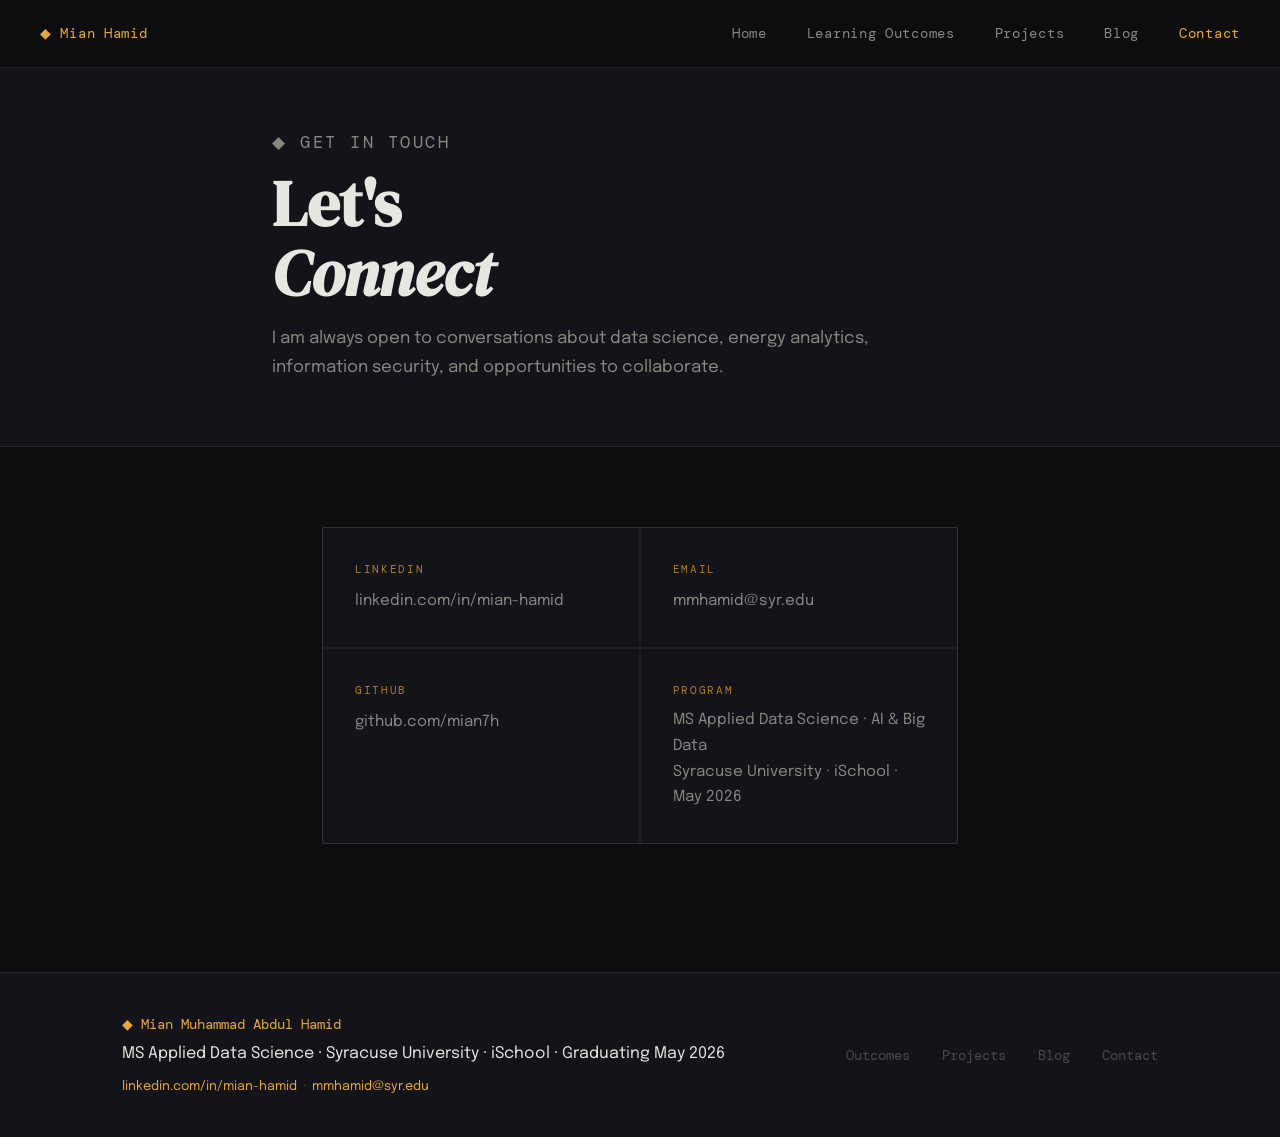
<file: contact.html>
<!DOCTYPE html>
<html lang="en">
<head>
  <meta charset="UTF-8" />
  <meta name="viewport" content="width=device-width, initial-scale=1.0"/>
  <title>Contact | Mian Muhammad Abdul Hamid</title>
  <link rel="stylesheet" href="style.css" />
  <link href="https://fonts.googleapis.com/css2?family=DM+Serif+Display:ital@0;1&family=DM+Mono:wght@300;400;500&family=Epilogue:wght@300;400;500;700&display=swap" rel="stylesheet"/>
</head>
<body>
  <nav class="nav" id="nav">
    <a href="index.html" class="nav-logo">&#x25C6; Mian Hamid</a>
    <ul class="nav-links" id="navLinks">
      <li><a href="index.html">Home</a></li>
      <li><a href="outcomes.html">Learning Outcomes</a></li>
      <li><a href="projects.html">Projects</a></li>
      <li><a href="blog.html">Blog</a></li>
      <li><a href="contact.html" class="active">Contact</a></li>
    </ul>
    <button class="nav-toggle" id="navToggle">&#9776;</button>
  </nav>

  <section class="page-hero">
    <div class="container">
      <p class="mono label-tag">&#x25C6; Get In Touch</p>
      <h1>Let's<br/><em>Connect</em></h1>
      <p>I am always open to conversations about data science, energy analytics, information security, and opportunities to collaborate.</p>
    </div>
  </section>

  <div class="contact-content">
    <div class="contact-grid">
      <div class="contact-item">
        <div class="contact-label">LinkedIn</div>
        <a href="https://www.linkedin.com/in/mian-hamid" target="_blank">linkedin.com/in/mian-hamid</a>
      </div>
      <div class="contact-item">
        <div class="contact-label">Email</div>
        <a href="mailto:mmhamid@syr.edu">mmhamid@syr.edu</a>
      </div>
      <div class="contact-item">
        <div class="contact-label">GitHub</div>
        <a href="https://github.com/mian7h" target="_blank">github.com/mian7h</a>
      </div>
      <div class="contact-item">
        <div class="contact-label">Program</div>
        <p>MS Applied Data Science &middot; AI &amp; Big Data<br/>Syracuse University &middot; iSchool &middot; May 2026</p>
      </div>
    </div>
  </div>

  <footer class="footer">
    <div class="container footer-inner">
      <div class="footer-left">
        <p class="mono">&#x25C6; Mian Muhammad Abdul Hamid</p>
        <p>MS Applied Data Science &middot; Syracuse University &middot; iSchool &middot; Graduating May 2026</p>
        <p style="margin-top:0.5rem;"><a href="https://www.linkedin.com/in/mian-hamid" target="_blank" style="color:var(--gold);text-decoration:none;">linkedin.com/in/mian-hamid</a> &nbsp;&middot;&nbsp; <a href="mailto:mmhamid@syr.edu" style="color:var(--gold);text-decoration:none;">mmhamid@syr.edu</a></p>
      </div>
      <div class="footer-links">
        <a href="outcomes.html">Outcomes</a>
        <a href="projects.html">Projects</a>
        <a href="blog.html">Blog</a>
        <a href="contact.html">Contact</a>
      </div>
    </div>
  </footer>
  <script src="main.js"></script>
</body>
</html>
</file>
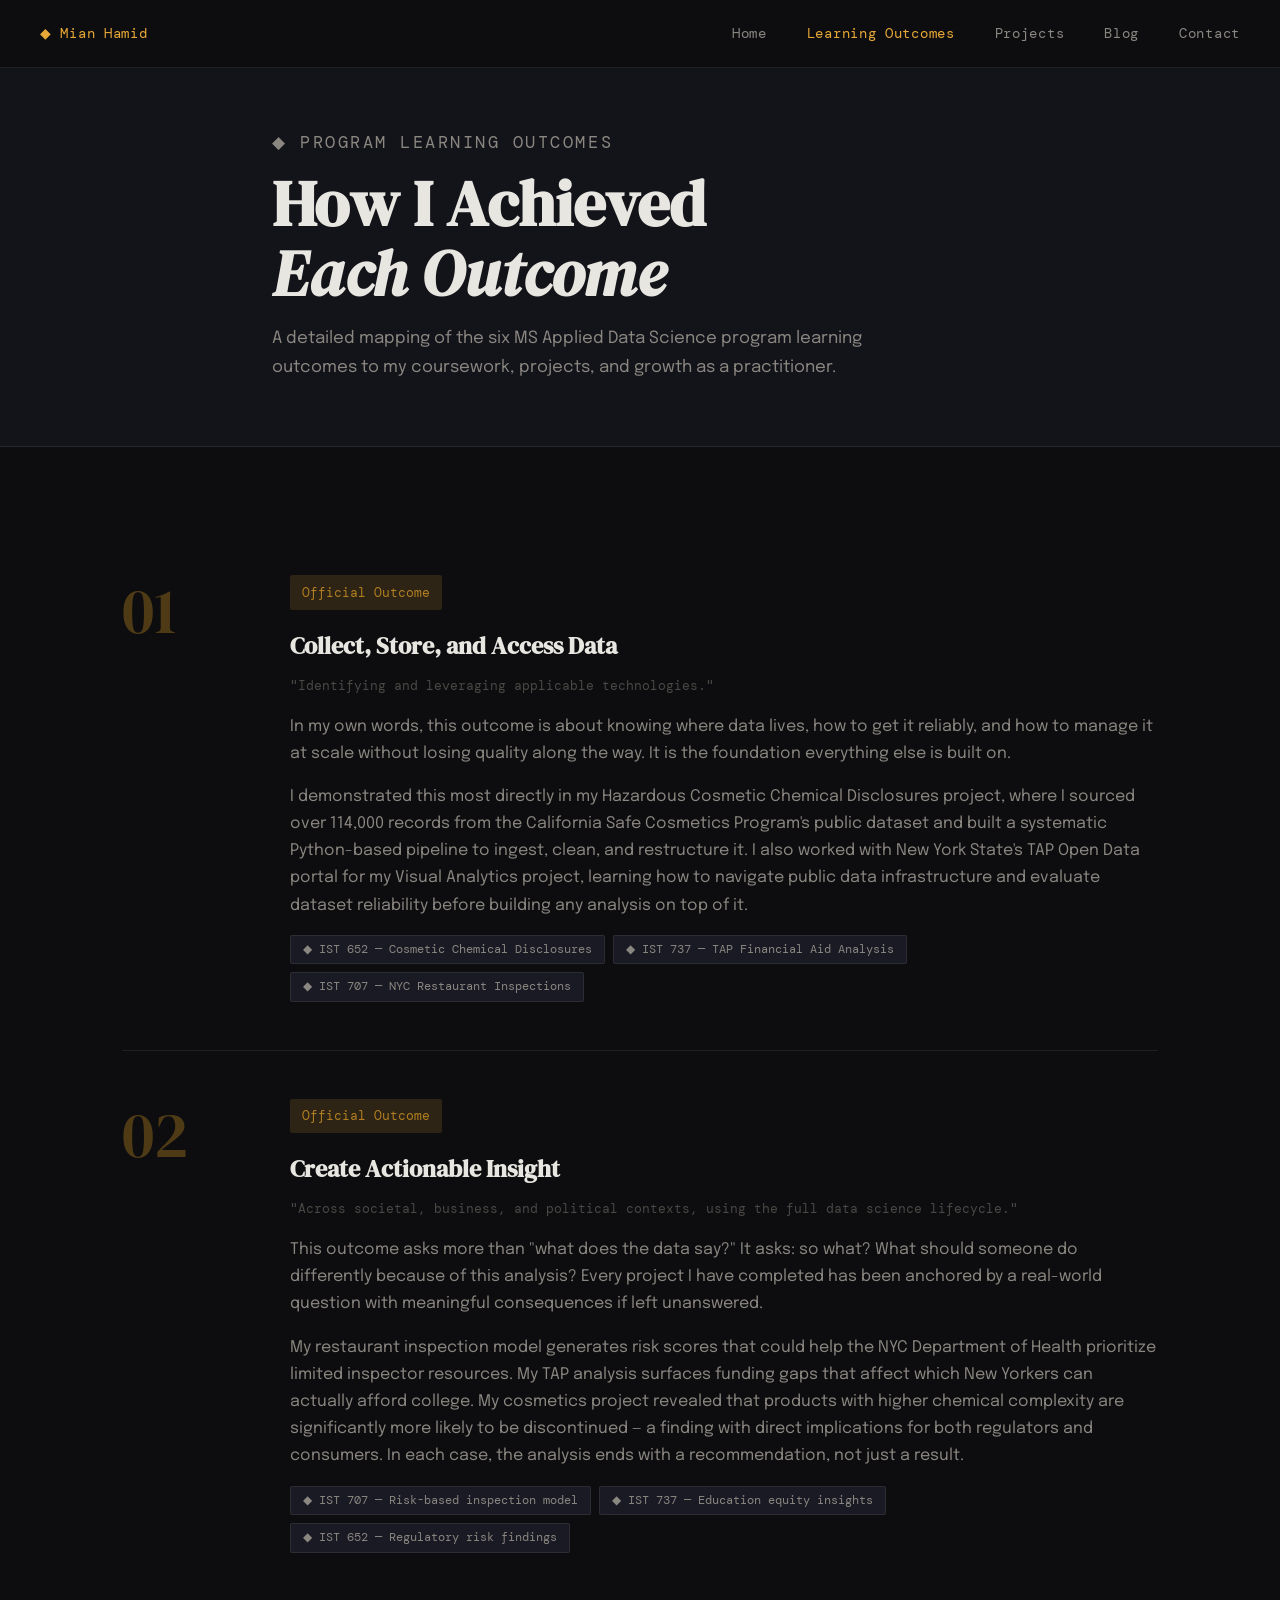
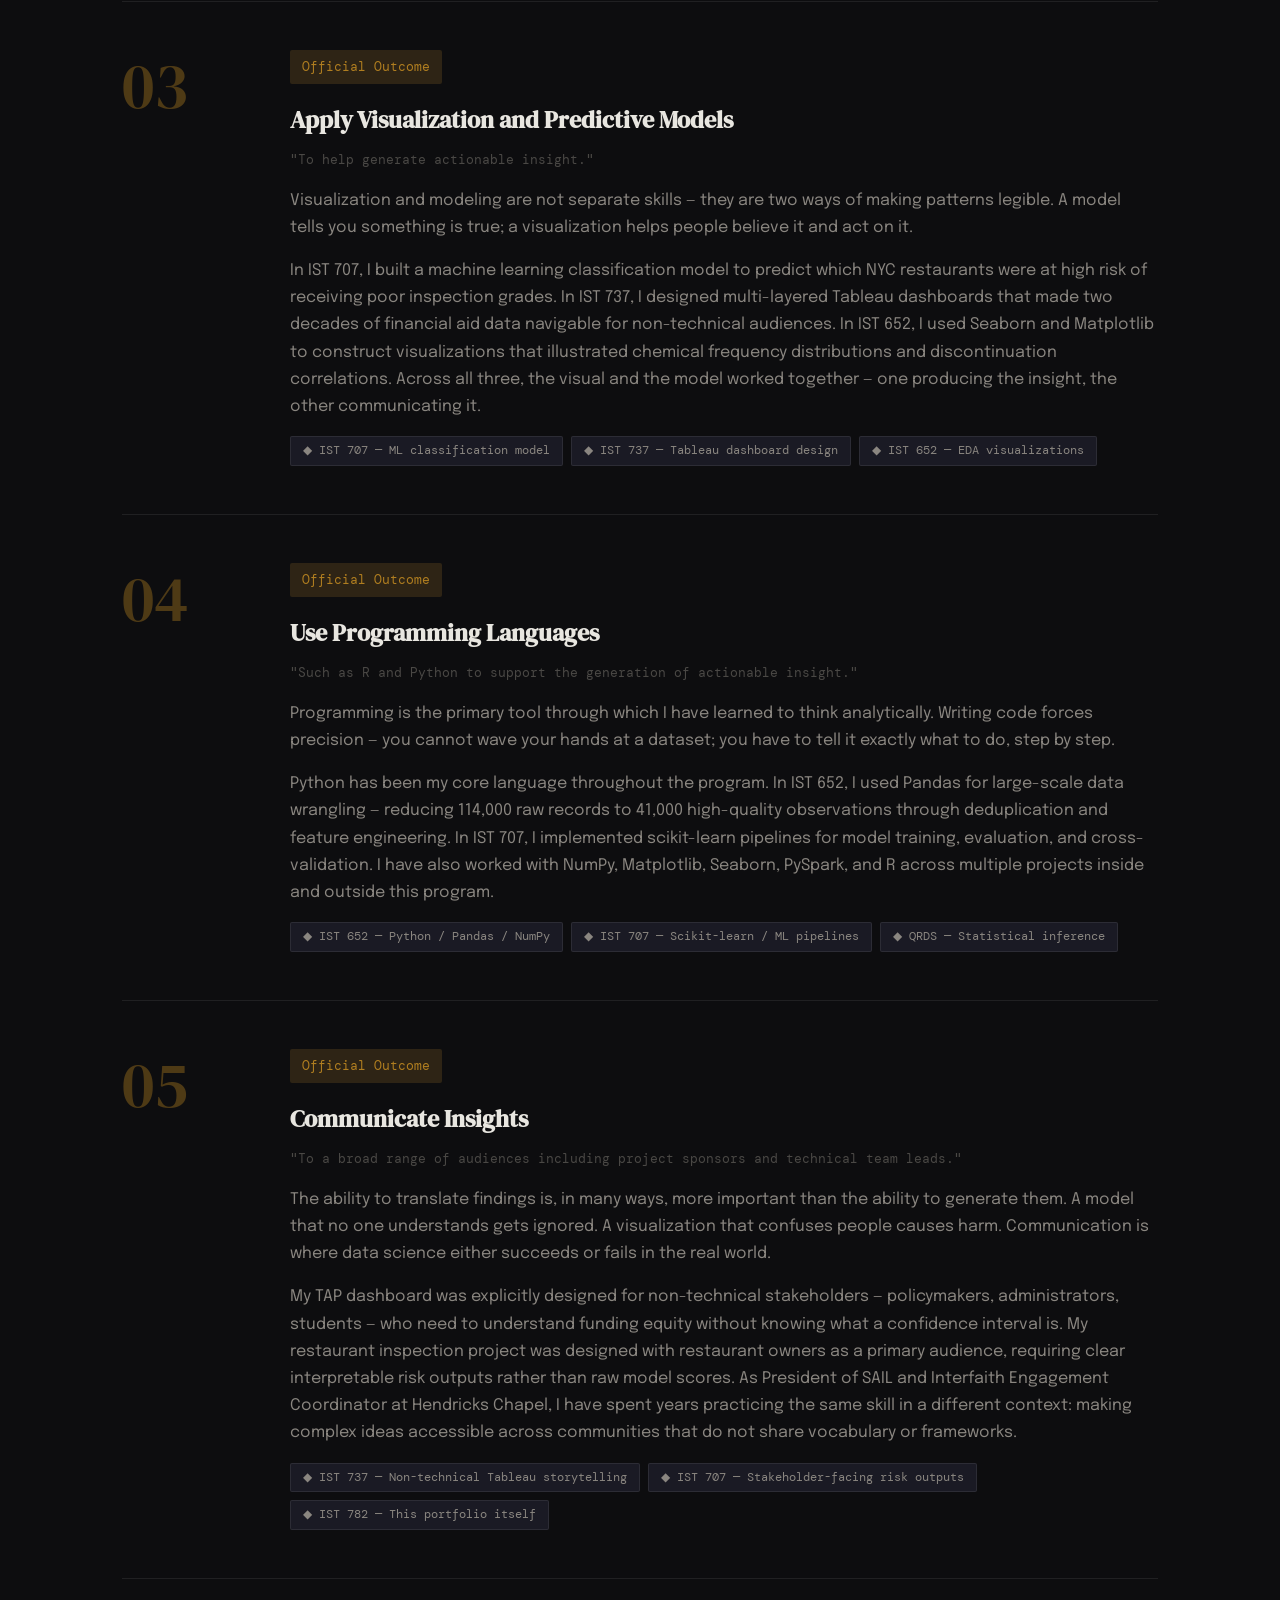
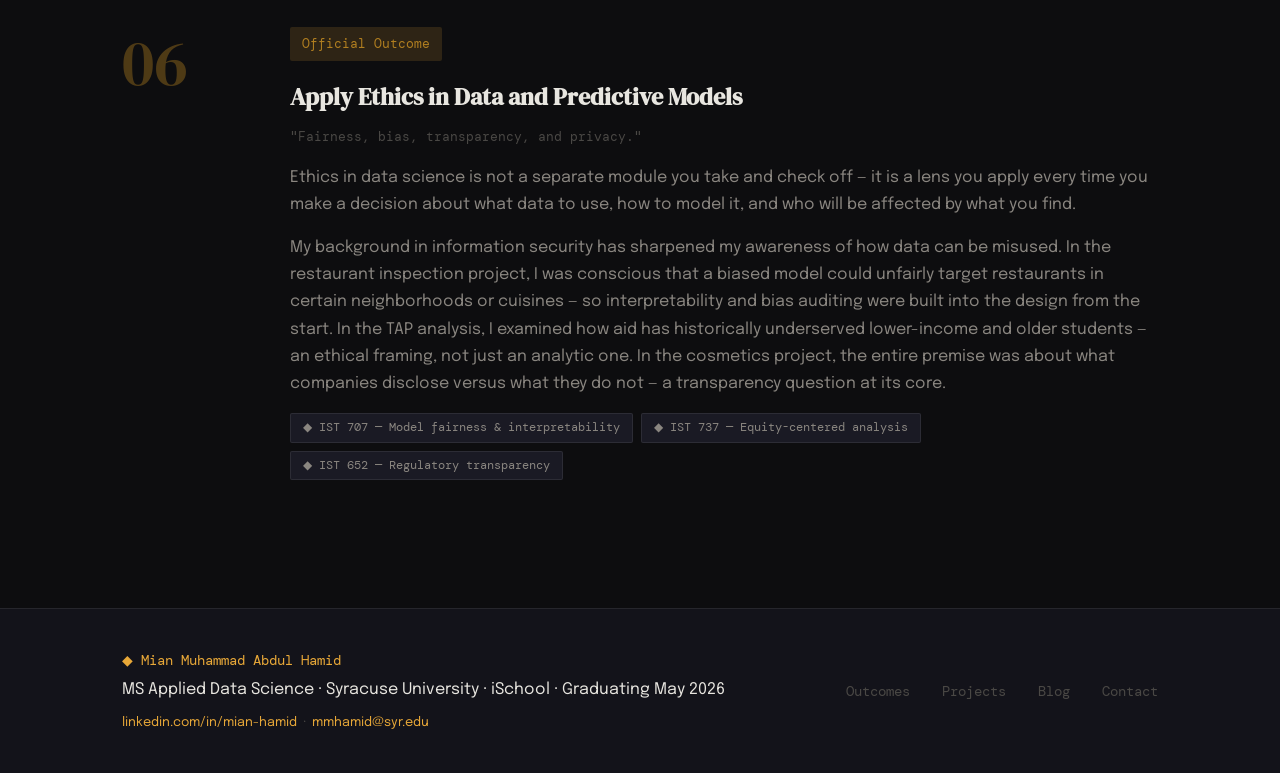
<file: outcomes.html>
<!DOCTYPE html>
<html lang="en">
<head>
  <meta charset="UTF-8" />
  <meta name="viewport" content="width=device-width, initial-scale=1.0"/>
  <title>Learning Outcomes | Mian Muhammad Abdul Hamid</title>
  <link rel="stylesheet" href="style.css" />
  <link href="https://fonts.googleapis.com/css2?family=DM+Serif+Display:ital@0;1&family=DM+Mono:wght@300;400;500&family=Epilogue:wght@300;400;500;700&display=swap" rel="stylesheet"/>
</head>
<body>

  <nav class="nav" id="nav">
    <a href="index.html" class="nav-logo">&#x25C6; Mian Hamid</a>
    <ul class="nav-links" id="navLinks">
      <li><a href="index.html">Home</a></li>
      <li><a href="outcomes.html" class="active">Learning Outcomes</a></li>
      <li><a href="projects.html">Projects</a></li>
      <li><a href="blog.html">Blog</a></li>
      <li><a href="contact.html">Contact</a></li>
    </ul>
    <button class="nav-toggle" id="navToggle">&#9776;</button>
  </nav>

  <section class="page-hero">
    <div class="container">
      <p class="mono label-tag">&#x25C6; Program Learning Outcomes</p>
      <h1>How I Achieved<br/><em>Each Outcome</em></h1>
      <p>A detailed mapping of the six MS Applied Data Science program learning outcomes to my coursework, projects, and growth as a practitioner.</p>
    </div>
  </section>

  <section class="outcomes-full">
    <div class="container">

      <div class="outcome-block reveal">
        <div class="outcome-block-num">01</div>
        <div class="outcome-block-content">
          <span class="official">Official Outcome</span>
          <h3>Collect, Store, and Access Data</h3>
          <p style="font-family:var(--font-mono);font-size:0.8rem;color:var(--text-muted);margin-bottom:1rem;">"Identifying and leveraging applicable technologies."</p>
          <p>In my own words, this outcome is about knowing where data lives, how to get it reliably, and how to manage it at scale without losing quality along the way. It is the foundation everything else is built on.</p>
          <p>I demonstrated this most directly in my Hazardous Cosmetic Chemical Disclosures project, where I sourced over 114,000 records from the California Safe Cosmetics Program's public dataset and built a systematic Python-based pipeline to ingest, clean, and restructure it. I also worked with New York State's TAP Open Data portal for my Visual Analytics project, learning how to navigate public data infrastructure and evaluate dataset reliability before building any analysis on top of it.</p>
          <div class="projects-linked">
            <span>&#x25C6; IST 652 &mdash; Cosmetic Chemical Disclosures</span>
            <span>&#x25C6; IST 737 &mdash; TAP Financial Aid Analysis</span>
            <span>&#x25C6; IST 707 &mdash; NYC Restaurant Inspections</span>
          </div>
        </div>
      </div>

      <div class="outcome-block reveal">
        <div class="outcome-block-num">02</div>
        <div class="outcome-block-content">
          <span class="official">Official Outcome</span>
          <h3>Create Actionable Insight</h3>
          <p style="font-family:var(--font-mono);font-size:0.8rem;color:var(--text-muted);margin-bottom:1rem;">"Across societal, business, and political contexts, using the full data science lifecycle."</p>
          <p>This outcome asks more than "what does the data say?" It asks: so what? What should someone do differently because of this analysis? Every project I have completed has been anchored by a real-world question with meaningful consequences if left unanswered.</p>
          <p>My restaurant inspection model generates risk scores that could help the NYC Department of Health prioritize limited inspector resources. My TAP analysis surfaces funding gaps that affect which New Yorkers can actually afford college. My cosmetics project revealed that products with higher chemical complexity are significantly more likely to be discontinued — a finding with direct implications for both regulators and consumers. In each case, the analysis ends with a recommendation, not just a result.</p>
          <div class="projects-linked">
            <span>&#x25C6; IST 707 &mdash; Risk-based inspection model</span>
            <span>&#x25C6; IST 737 &mdash; Education equity insights</span>
            <span>&#x25C6; IST 652 &mdash; Regulatory risk findings</span>
          </div>
        </div>
      </div>

      <div class="outcome-block reveal">
        <div class="outcome-block-num">03</div>
        <div class="outcome-block-content">
          <span class="official">Official Outcome</span>
          <h3>Apply Visualization and Predictive Models</h3>
          <p style="font-family:var(--font-mono);font-size:0.8rem;color:var(--text-muted);margin-bottom:1rem;">"To help generate actionable insight."</p>
          <p>Visualization and modeling are not separate skills — they are two ways of making patterns legible. A model tells you something is true; a visualization helps people believe it and act on it.</p>
          <p>In IST 707, I built a machine learning classification model to predict which NYC restaurants were at high risk of receiving poor inspection grades. In IST 737, I designed multi-layered Tableau dashboards that made two decades of financial aid data navigable for non-technical audiences. In IST 652, I used Seaborn and Matplotlib to construct visualizations that illustrated chemical frequency distributions and discontinuation correlations. Across all three, the visual and the model worked together — one producing the insight, the other communicating it.</p>
          <div class="projects-linked">
            <span>&#x25C6; IST 707 &mdash; ML classification model</span>
            <span>&#x25C6; IST 737 &mdash; Tableau dashboard design</span>
            <span>&#x25C6; IST 652 &mdash; EDA visualizations</span>
          </div>
        </div>
      </div>

      <div class="outcome-block reveal">
        <div class="outcome-block-num">04</div>
        <div class="outcome-block-content">
          <span class="official">Official Outcome</span>
          <h3>Use Programming Languages</h3>
          <p style="font-family:var(--font-mono);font-size:0.8rem;color:var(--text-muted);margin-bottom:1rem;">"Such as R and Python to support the generation of actionable insight."</p>
          <p>Programming is the primary tool through which I have learned to think analytically. Writing code forces precision — you cannot wave your hands at a dataset; you have to tell it exactly what to do, step by step.</p>
          <p>Python has been my core language throughout the program. In IST 652, I used Pandas for large-scale data wrangling — reducing 114,000 raw records to 41,000 high-quality observations through deduplication and feature engineering. In IST 707, I implemented scikit-learn pipelines for model training, evaluation, and cross-validation. I have also worked with NumPy, Matplotlib, Seaborn, PySpark, and R across multiple projects inside and outside this program.</p>
          <div class="projects-linked">
            <span>&#x25C6; IST 652 &mdash; Python / Pandas / NumPy</span>
            <span>&#x25C6; IST 707 &mdash; Scikit-learn / ML pipelines</span>
            <span>&#x25C6; QRDS &mdash; Statistical inference</span>
          </div>
        </div>
      </div>

      <div class="outcome-block reveal">
        <div class="outcome-block-num">05</div>
        <div class="outcome-block-content">
          <span class="official">Official Outcome</span>
          <h3>Communicate Insights</h3>
          <p style="font-family:var(--font-mono);font-size:0.8rem;color:var(--text-muted);margin-bottom:1rem;">"To a broad range of audiences including project sponsors and technical team leads."</p>
          <p>The ability to translate findings is, in many ways, more important than the ability to generate them. A model that no one understands gets ignored. A visualization that confuses people causes harm. Communication is where data science either succeeds or fails in the real world.</p>
          <p>My TAP dashboard was explicitly designed for non-technical stakeholders — policymakers, administrators, students — who need to understand funding equity without knowing what a confidence interval is. My restaurant inspection project was designed with restaurant owners as a primary audience, requiring clear interpretable risk outputs rather than raw model scores. As President of SAIL and Interfaith Engagement Coordinator at Hendricks Chapel, I have spent years practicing the same skill in a different context: making complex ideas accessible across communities that do not share vocabulary or frameworks.</p>
          <div class="projects-linked">
            <span>&#x25C6; IST 737 &mdash; Non-technical Tableau storytelling</span>
            <span>&#x25C6; IST 707 &mdash; Stakeholder-facing risk outputs</span>
            <span>&#x25C6; IST 782 &mdash; This portfolio itself</span>
          </div>
        </div>
      </div>

      <div class="outcome-block reveal">
        <div class="outcome-block-num">06</div>
        <div class="outcome-block-content">
          <span class="official">Official Outcome</span>
          <h3>Apply Ethics in Data and Predictive Models</h3>
          <p style="font-family:var(--font-mono);font-size:0.8rem;color:var(--text-muted);margin-bottom:1rem;">"Fairness, bias, transparency, and privacy."</p>
          <p>Ethics in data science is not a separate module you take and check off — it is a lens you apply every time you make a decision about what data to use, how to model it, and who will be affected by what you find.</p>
          <p>My background in information security has sharpened my awareness of how data can be misused. In the restaurant inspection project, I was conscious that a biased model could unfairly target restaurants in certain neighborhoods or cuisines — so interpretability and bias auditing were built into the design from the start. In the TAP analysis, I examined how aid has historically underserved lower-income and older students — an ethical framing, not just an analytic one. In the cosmetics project, the entire premise was about what companies disclose versus what they do not — a transparency question at its core.</p>
          <div class="projects-linked">
            <span>&#x25C6; IST 707 &mdash; Model fairness &amp; interpretability</span>
            <span>&#x25C6; IST 737 &mdash; Equity-centered analysis</span>
            <span>&#x25C6; IST 652 &mdash; Regulatory transparency</span>
          </div>
        </div>
      </div>

    </div>
  </section>

  <footer class="footer">
    <div class="container footer-inner">
      <div class="footer-left">
        <p class="mono">&#x25C6; Mian Muhammad Abdul Hamid</p>
        <p>MS Applied Data Science &middot; Syracuse University &middot; iSchool &middot; Graduating May 2026</p>
        <p style="margin-top:0.5rem;"><a href="https://www.linkedin.com/in/mian-hamid" target="_blank" style="color:var(--gold);text-decoration:none;">linkedin.com/in/mian-hamid</a> &nbsp;&middot;&nbsp; <a href="mailto:mmhamid@syr.edu" style="color:var(--gold);text-decoration:none;">mmhamid@syr.edu</a></p>
      </div>
      <div class="footer-links">
        <a href="outcomes.html">Outcomes</a>
        <a href="projects.html">Projects</a>
        <a href="blog.html">Blog</a>
        <a href="contact.html">Contact</a>
      </div>
    </div>
  </footer>

  <script src="main.js"></script>
</body>
</html>
</file>
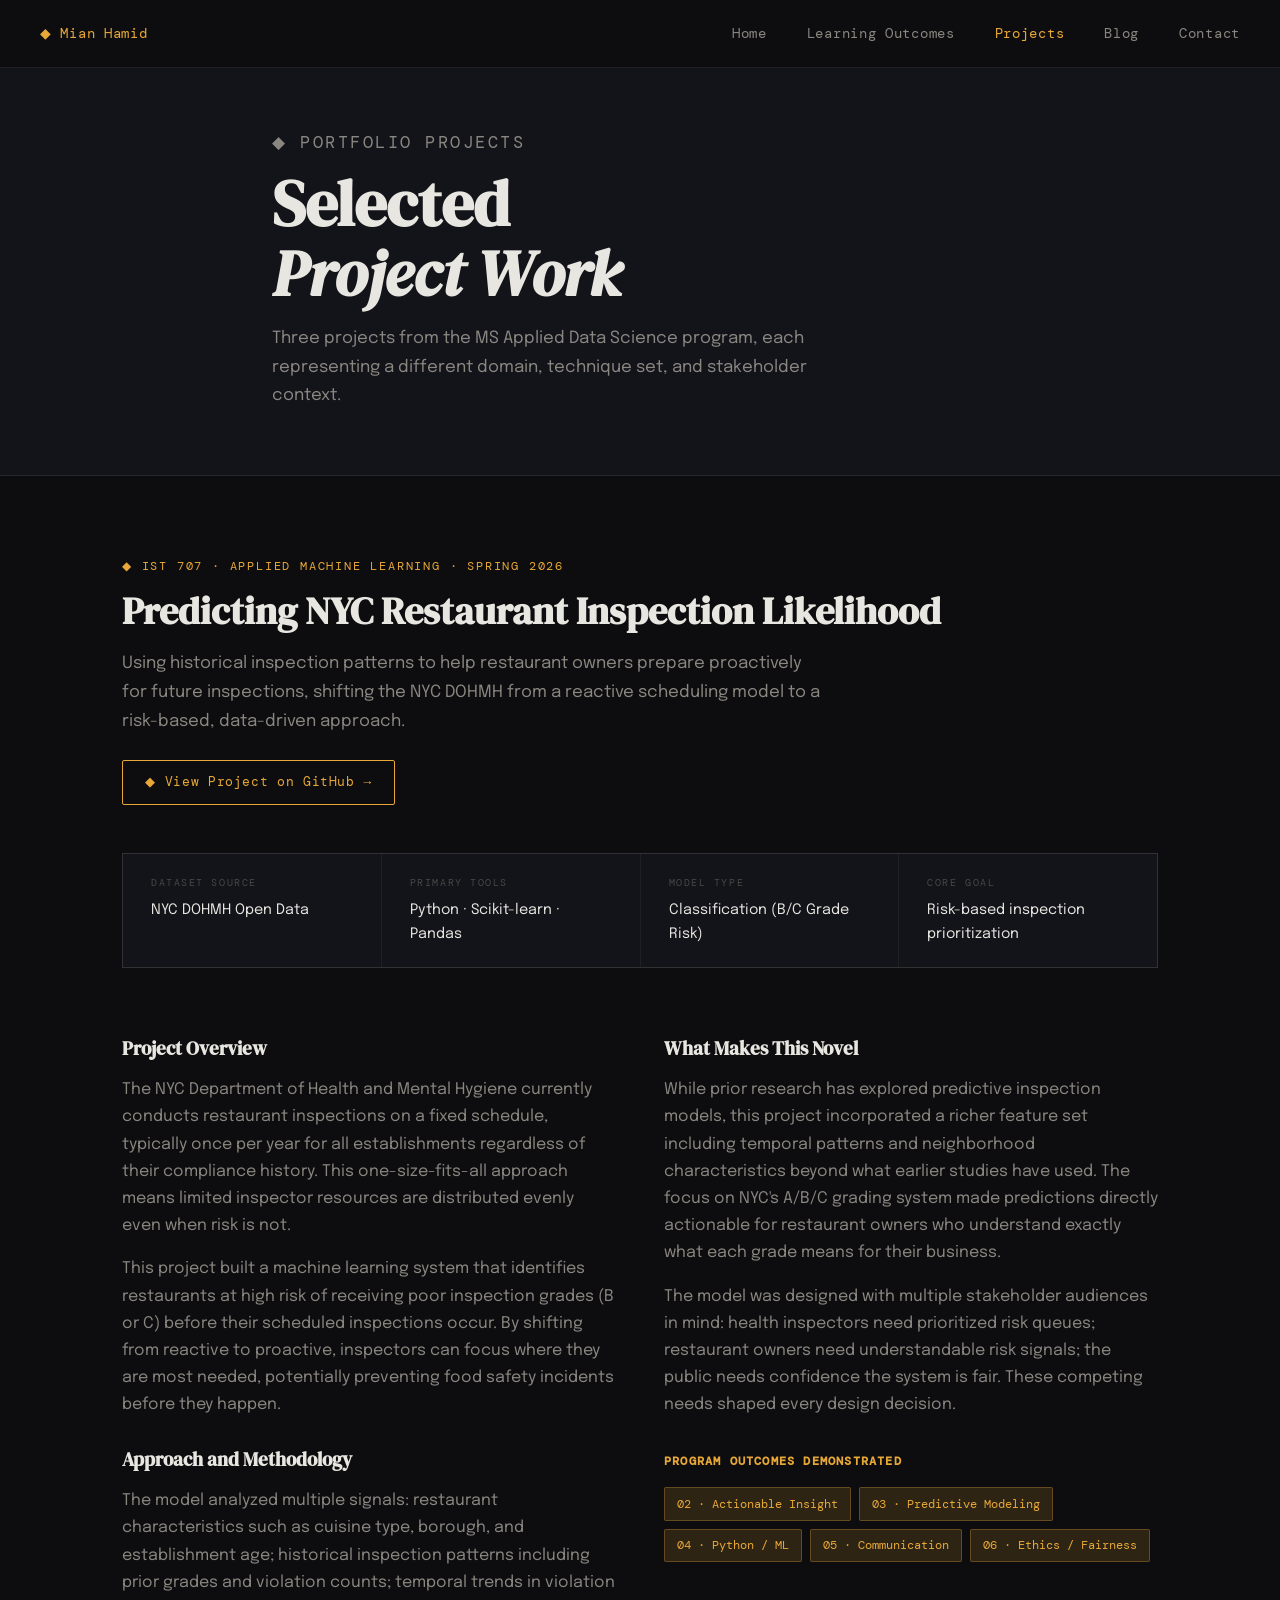
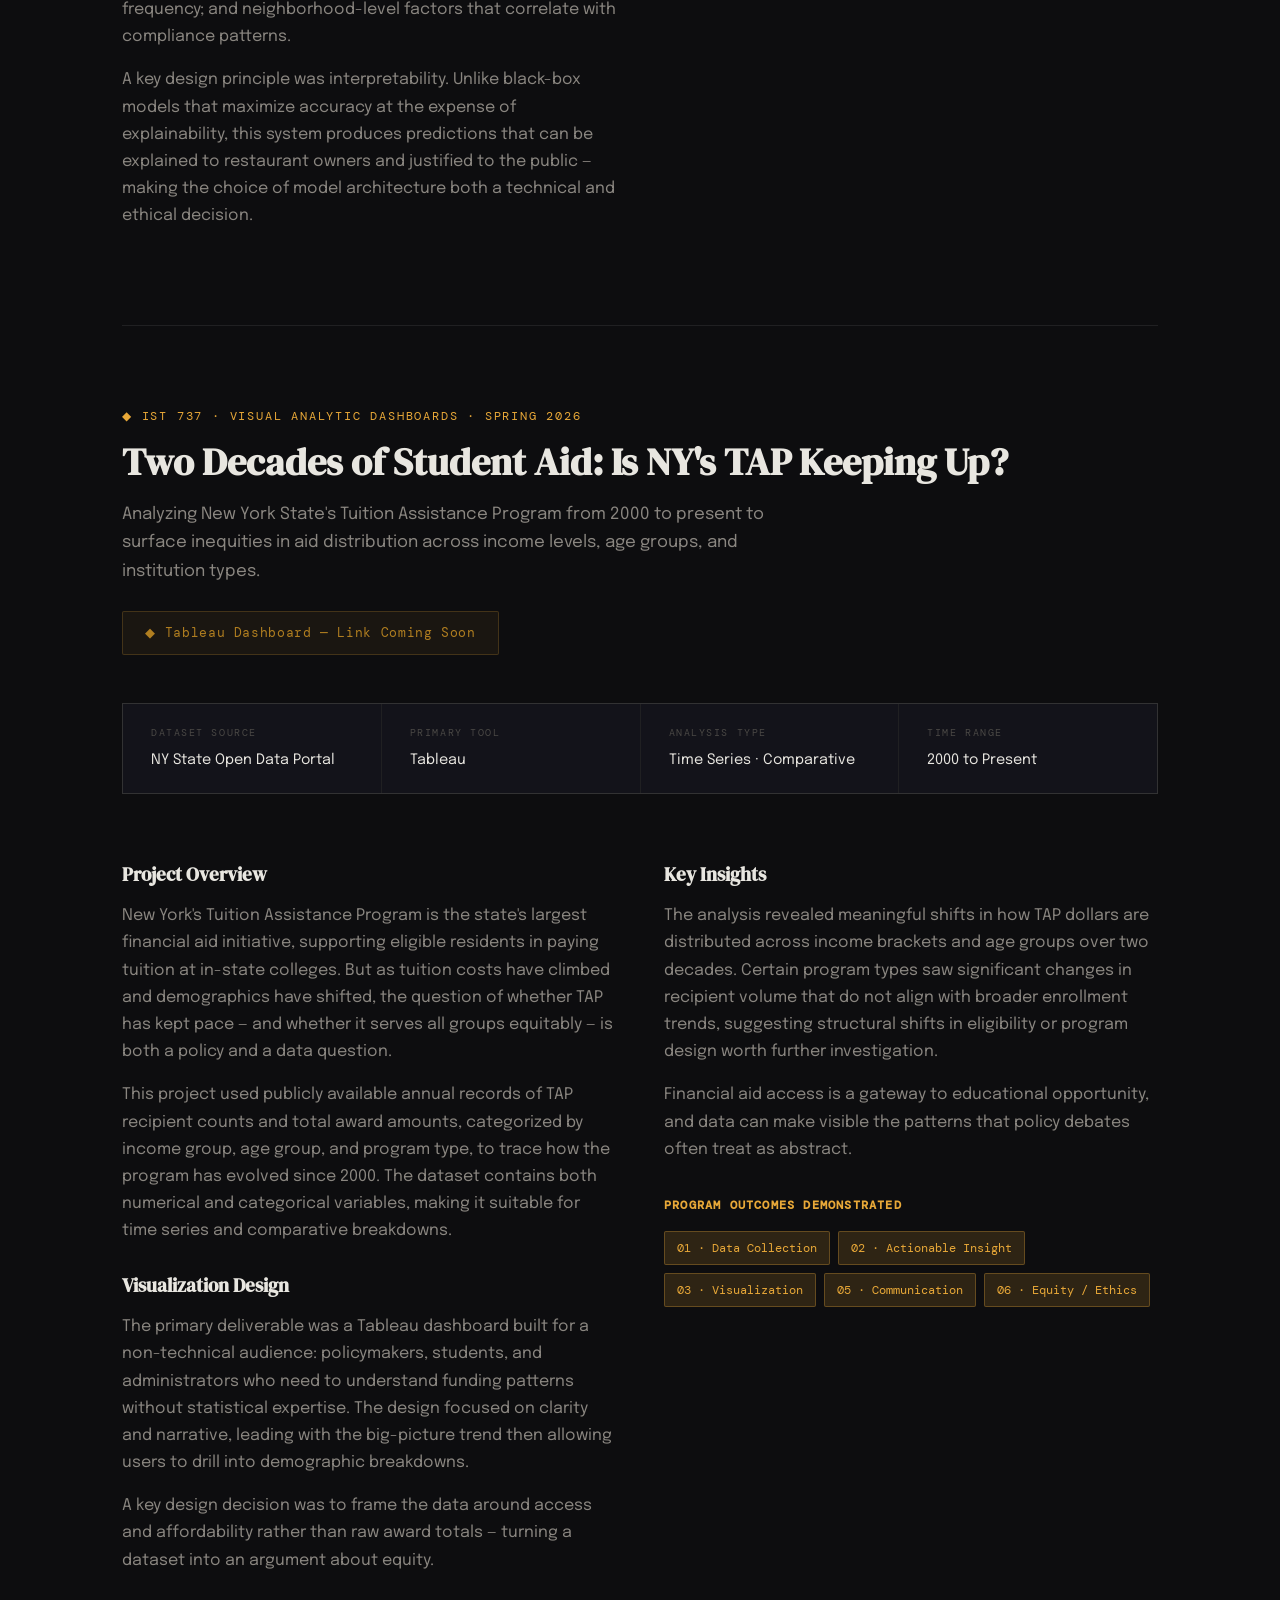
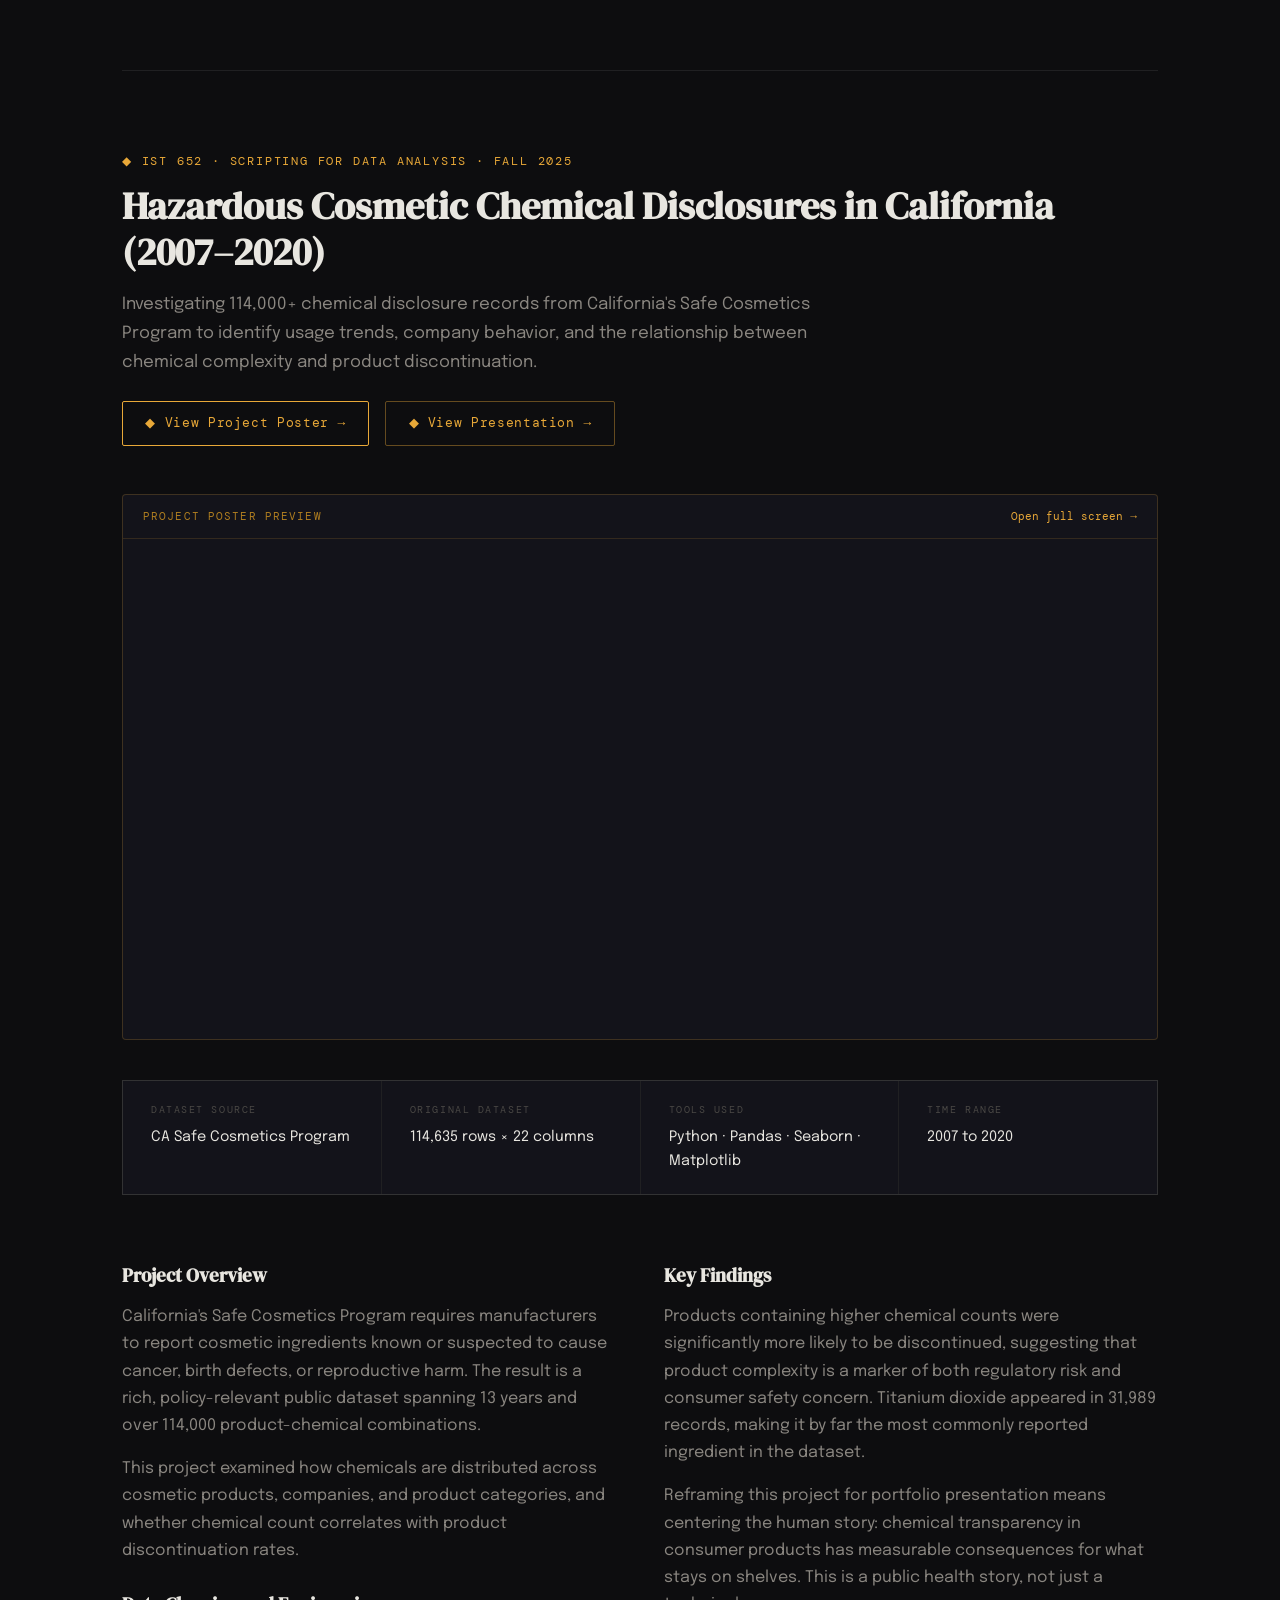
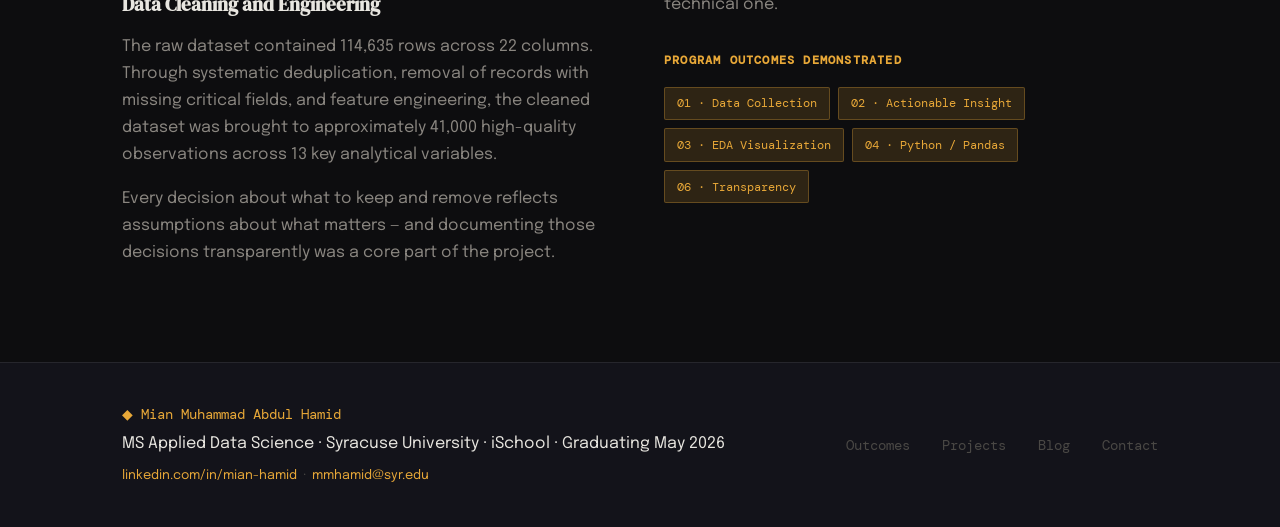
<file: projects.html>
<!DOCTYPE html>
<html lang="en">
<head>
  <meta charset="UTF-8" />
  <meta name="viewport" content="width=device-width, initial-scale=1.0"/>
  <title>Projects | Mian Muhammad Abdul Hamid</title>
  <link rel="stylesheet" href="style.css" />
  <link href="https://fonts.googleapis.com/css2?family=DM+Serif+Display:ital@0;1&family=DM+Mono:wght@300;400;500&family=Epilogue:wght@300;400;500;700&display=swap" rel="stylesheet"/>
</head>
<body>
  <nav class="nav" id="nav">
    <a href="index.html" class="nav-logo">&#x25C6; Mian Hamid</a>
    <ul class="nav-links" id="navLinks">
      <li><a href="index.html">Home</a></li>
      <li><a href="outcomes.html">Learning Outcomes</a></li>
      <li><a href="projects.html" class="active">Projects</a></li>
      <li><a href="blog.html">Blog</a></li>
      <li><a href="contact.html">Contact</a></li>
    </ul>
    <button class="nav-toggle" id="navToggle">&#9776;</button>
  </nav>

  <section class="page-hero">
    <div class="container">
      <p class="mono label-tag">&#x25C6; Portfolio Projects</p>
      <h1>Selected<br/><em>Project Work</em></h1>
      <p>Three projects from the MS Applied Data Science program, each representing a different domain, technique set, and stakeholder context.</p>
    </div>
  </section>

  <div class="container">

    <!-- PROJECT 1: RESTAURANT -->
    <section class="project-detail reveal" id="restaurant">
      <div class="project-detail-header">
        <span class="course-tag">&#x25C6; IST 707 &middot; Applied Machine Learning &middot; Spring 2026</span>
        <h2>Predicting NYC Restaurant Inspection Likelihood</h2>
        <p>Using historical inspection patterns to help restaurant owners prepare proactively for future inspections, shifting the NYC DOHMH from a reactive scheduling model to a risk-based, data-driven approach.</p>
        <div style="margin-top:1.5rem;">
          <a href="https://github.com/SU-IST707-SP26/group-project-team-pandas"
            target="_blank"
            style="display:inline-flex;align-items:center;gap:0.5rem;padding:0.65rem 1.4rem;background:transparent;color:#e8a838;border:1px solid #e8a838;border-radius:2px;font-family:'DM Mono',monospace;font-size:0.8rem;text-decoration:none;letter-spacing:0.05em;transition:all 0.2s;"
            onmouseover="this.style.background='rgba(232,168,56,0.1)'"
            onmouseout="this.style.background='transparent'">
            &#x25C6; View Project on GitHub →
          </a>
        </div>
      </div>
      <div class="project-meta">
        <div class="meta-item"><div class="meta-label">Dataset Source</div><div class="meta-val">NYC DOHMH Open Data</div></div>
        <div class="meta-item"><div class="meta-label">Primary Tools</div><div class="meta-val">Python &middot; Scikit-learn &middot; Pandas</div></div>
        <div class="meta-item"><div class="meta-label">Model Type</div><div class="meta-val">Classification (B/C Grade Risk)</div></div>
        <div class="meta-item"><div class="meta-label">Core Goal</div><div class="meta-val">Risk-based inspection prioritization</div></div>
      </div>
      <div class="project-body">
        <div>
          <h4>Project Overview</h4>
          <p>The NYC Department of Health and Mental Hygiene currently conducts restaurant inspections on a fixed schedule, typically once per year for all establishments regardless of their compliance history. This one-size-fits-all approach means limited inspector resources are distributed evenly even when risk is not.</p>
          <p>This project built a machine learning system that identifies restaurants at high risk of receiving poor inspection grades (B or C) before their scheduled inspections occur. By shifting from reactive to proactive, inspectors can focus where they are most needed, potentially preventing food safety incidents before they happen.</p>
          <h4>Approach and Methodology</h4>
          <p>The model analyzed multiple signals: restaurant characteristics such as cuisine type, borough, and establishment age; historical inspection patterns including prior grades and violation counts; temporal trends in violation frequency; and neighborhood-level factors that correlate with compliance patterns.</p>
          <p>A key design principle was interpretability. Unlike black-box models that maximize accuracy at the expense of explainability, this system produces predictions that can be explained to restaurant owners and justified to the public — making the choice of model architecture both a technical and ethical decision.</p>
        </div>
        <div>
          <h4>What Makes This Novel</h4>
          <p>While prior research has explored predictive inspection models, this project incorporated a richer feature set including temporal patterns and neighborhood characteristics beyond what earlier studies have used. The focus on NYC's A/B/C grading system made predictions directly actionable for restaurant owners who understand exactly what each grade means for their business.</p>
          <p>The model was designed with multiple stakeholder audiences in mind: health inspectors need prioritized risk queues; restaurant owners need understandable risk signals; the public needs confidence the system is fair. These competing needs shaped every design decision.</p>
          <div class="outcomes-met">
            <h4>Program Outcomes Demonstrated</h4>
            <div class="outcome-badges">
              <span class="outcome-badge">02 &middot; Actionable Insight</span>
              <span class="outcome-badge">03 &middot; Predictive Modeling</span>
              <span class="outcome-badge">04 &middot; Python / ML</span>
              <span class="outcome-badge">05 &middot; Communication</span>
              <span class="outcome-badge">06 &middot; Ethics / Fairness</span>
            </div>
          </div>
        </div>
      </div>
    </section>

    <!-- PROJECT 2: TAP -->
    <section class="project-detail reveal" id="tap">
      <div class="project-detail-header">
        <span class="course-tag">&#x25C6; IST 737 &middot; Visual Analytic Dashboards &middot; Spring 2026</span>
        <h2>Two Decades of Student Aid: Is NY's TAP Keeping Up?</h2>
        <p>Analyzing New York State's Tuition Assistance Program from 2000 to present to surface inequities in aid distribution across income levels, age groups, and institution types.</p>
        <div style="margin-top:1.5rem;">
          <span style="display:inline-flex;align-items:center;gap:0.5rem;padding:0.65rem 1.4rem;background:rgba(232,168,56,0.06);color:#b07e20;border:1px solid rgba(232,168,56,0.2);border-radius:2px;font-family:'DM Mono',monospace;font-size:0.8rem;letter-spacing:0.05em;">
            &#x25C6; Tableau Dashboard — Link Coming Soon
          </span>
        </div>
      </div>
      <div class="project-meta">
        <div class="meta-item"><div class="meta-label">Dataset Source</div><div class="meta-val">NY State Open Data Portal</div></div>
        <div class="meta-item"><div class="meta-label">Primary Tool</div><div class="meta-val">Tableau</div></div>
        <div class="meta-item"><div class="meta-label">Analysis Type</div><div class="meta-val">Time Series &middot; Comparative</div></div>
        <div class="meta-item"><div class="meta-label">Time Range</div><div class="meta-val">2000 to Present</div></div>
      </div>
      <div class="project-body">
        <div>
          <h4>Project Overview</h4>
          <p>New York's Tuition Assistance Program is the state's largest financial aid initiative, supporting eligible residents in paying tuition at in-state colleges. But as tuition costs have climbed and demographics have shifted, the question of whether TAP has kept pace — and whether it serves all groups equitably — is both a policy and a data question.</p>
          <p>This project used publicly available annual records of TAP recipient counts and total award amounts, categorized by income group, age group, and program type, to trace how the program has evolved since 2000. The dataset contains both numerical and categorical variables, making it suitable for time series and comparative breakdowns.</p>
          <h4>Visualization Design</h4>
          <p>The primary deliverable was a Tableau dashboard built for a non-technical audience: policymakers, students, and administrators who need to understand funding patterns without statistical expertise. The design focused on clarity and narrative, leading with the big-picture trend then allowing users to drill into demographic breakdowns.</p>
          <p>A key design decision was to frame the data around access and affordability rather than raw award totals — turning a dataset into an argument about equity.</p>
        </div>
        <div>
          <h4>Key Insights</h4>
          <p>The analysis revealed meaningful shifts in how TAP dollars are distributed across income brackets and age groups over two decades. Certain program types saw significant changes in recipient volume that do not align with broader enrollment trends, suggesting structural shifts in eligibility or program design worth further investigation.</p>
          <p>Financial aid access is a gateway to educational opportunity, and data can make visible the patterns that policy debates often treat as abstract.</p>
          <div class="outcomes-met">
            <h4>Program Outcomes Demonstrated</h4>
            <div class="outcome-badges">
              <span class="outcome-badge">01 &middot; Data Collection</span>
              <span class="outcome-badge">02 &middot; Actionable Insight</span>
              <span class="outcome-badge">03 &middot; Visualization</span>
              <span class="outcome-badge">05 &middot; Communication</span>
              <span class="outcome-badge">06 &middot; Equity / Ethics</span>
            </div>
          </div>
        </div>
      </div>
    </section>

    <!-- PROJECT 3: COSMETICS -->
    <section class="project-detail reveal" id="cosmetics">
      <div class="project-detail-header">
        <span class="course-tag">&#x25C6; IST 652 &middot; Scripting for Data Analysis &middot; Fall 2025</span>
        <h2>Hazardous Cosmetic Chemical Disclosures in California (2007&#8211;2020)</h2>
        <p>Investigating 114,000+ chemical disclosure records from California's Safe Cosmetics Program to identify usage trends, company behavior, and the relationship between chemical complexity and product discontinuation.</p>
        <div style="margin-top:1.5rem;display:flex;gap:1rem;flex-wrap:wrap;">
          <a href="IST_652_cosmetics-poster.pdf"
            target="_blank"
            style="display:inline-flex;align-items:center;gap:0.5rem;padding:0.65rem 1.4rem;background:transparent;color:#e8a838;border:1px solid #e8a838;border-radius:2px;font-family:'DM Mono',monospace;font-size:0.8rem;text-decoration:none;letter-spacing:0.05em;transition:all 0.2s;"
            onmouseover="this.style.background='rgba(232,168,56,0.1)'"
            onmouseout="this.style.background='transparent'">
            &#x25C6; View Project Poster →
          </a>
          <a href="IST_652_cosmetics-poster.pptx.pdf"
            target="_blank"
            style="display:inline-flex;align-items:center;gap:0.5rem;padding:0.65rem 1.4rem;background:transparent;color:#e8a838;border:1px solid rgba(232,168,56,0.4);border-radius:2px;font-family:'DM Mono',monospace;font-size:0.8rem;text-decoration:none;letter-spacing:0.05em;transition:all 0.2s;"
            onmouseover="this.style.background='rgba(232,168,56,0.1)'"
            onmouseout="this.style.background='transparent'">
            &#x25C6; View Presentation →
          </a>
        </div>
      </div>

      <!-- POSTER PREVIEW -->
      <div style="margin:2rem 0;border:1px solid rgba(232,168,56,0.2);border-radius:4px;overflow:hidden;background:#13131a;">
        <div style="padding:0.75rem 1.25rem;border-bottom:1px solid rgba(232,168,56,0.15);display:flex;align-items:center;justify-content:space-between;">
          <span style="font-family:'DM Mono',monospace;font-size:0.7rem;color:#b07e20;letter-spacing:0.1em;text-transform:uppercase;">Project Poster Preview</span>
          <a href="IST_652_cosmetics-poster.pdf" target="_blank" style="font-family:'DM Mono',monospace;font-size:0.7rem;color:#e8a838;text-decoration:none;">Open full screen →</a>
        </div>
        <iframe
          src="IST_652_cosmetics-poster.pdf"
          style="width:100%;height:500px;border:none;display:block;"
          title="Cosmetic Chemical Disclosures Project Poster">
        </iframe>
      </div>

      <div class="project-meta">
        <div class="meta-item"><div class="meta-label">Dataset Source</div><div class="meta-val">CA Safe Cosmetics Program</div></div>
        <div class="meta-item"><div class="meta-label">Original Dataset</div><div class="meta-val">114,635 rows &times; 22 columns</div></div>
        <div class="meta-item"><div class="meta-label">Tools Used</div><div class="meta-val">Python &middot; Pandas &middot; Seaborn &middot; Matplotlib</div></div>
        <div class="meta-item"><div class="meta-label">Time Range</div><div class="meta-val">2007 to 2020</div></div>
      </div>
      <div class="project-body">
        <div>
          <h4>Project Overview</h4>
          <p>California's Safe Cosmetics Program requires manufacturers to report cosmetic ingredients known or suspected to cause cancer, birth defects, or reproductive harm. The result is a rich, policy-relevant public dataset spanning 13 years and over 114,000 product-chemical combinations.</p>
          <p>This project examined how chemicals are distributed across cosmetic products, companies, and product categories, and whether chemical count correlates with product discontinuation rates.</p>
          <h4>Data Cleaning and Engineering</h4>
          <p>The raw dataset contained 114,635 rows across 22 columns. Through systematic deduplication, removal of records with missing critical fields, and feature engineering, the cleaned dataset was brought to approximately 41,000 high-quality observations across 13 key analytical variables.</p>
          <p>Every decision about what to keep and remove reflects assumptions about what matters — and documenting those decisions transparently was a core part of the project.</p>
        </div>
        <div>
          <h4>Key Findings</h4>
          <p>Products containing higher chemical counts were significantly more likely to be discontinued, suggesting that product complexity is a marker of both regulatory risk and consumer safety concern. Titanium dioxide appeared in 31,989 records, making it by far the most commonly reported ingredient in the dataset.</p>
          <p>Reframing this project for portfolio presentation means centering the human story: chemical transparency in consumer products has measurable consequences for what stays on shelves. This is a public health story, not just a technical one.</p>
          <div class="outcomes-met">
            <h4>Program Outcomes Demonstrated</h4>
            <div class="outcome-badges">
              <span class="outcome-badge">01 &middot; Data Collection</span>
              <span class="outcome-badge">02 &middot; Actionable Insight</span>
              <span class="outcome-badge">03 &middot; EDA Visualization</span>
              <span class="outcome-badge">04 &middot; Python / Pandas</span>
              <span class="outcome-badge">06 &middot; Transparency</span>
            </div>
          </div>
        </div>
      </div>
    </section>

  </div>

  <footer class="footer">
    <div class="container footer-inner">
      <div class="footer-left">
        <p class="mono">&#x25C6; Mian Muhammad Abdul Hamid</p>
        <p>MS Applied Data Science &middot; Syracuse University &middot; iSchool &middot; Graduating May 2026</p>
        <p style="margin-top:0.5rem;"><a href="https://www.linkedin.com/in/mian-hamid" target="_blank" style="color:var(--gold);text-decoration:none;">linkedin.com/in/mian-hamid</a> &nbsp;&middot;&nbsp; <a href="mailto:mmhamid@syr.edu" style="color:var(--gold);text-decoration:none;">mmhamid@syr.edu</a></p>
      </div>
      <div class="footer-links">
        <a href="outcomes.html">Outcomes</a>
        <a href="projects.html">Projects</a>
        <a href="blog.html">Blog</a>
        <a href="contact.html">Contact</a>
      </div>
    </div>
  </footer>
  <script src="main.js"></script>
</body>
</html>
</file>
<file: style.css>
/* ===== RESET & VARIABLES ===== */
*, *::before, *::after { box-sizing: border-box; margin: 0; padding: 0; }

:root {
  --bg: #0d0d0f;
  --bg2: #13131a;
  --bg3: #1a1a24;
  --border: rgba(255,255,255,0.08);
  --gold: #e8a838;
  --gold-dim: #b07e20;
  --gold-glow: rgba(232,168,56,0.15);
  --text: #e8e6e0;
  --text-dim: #8a8680;
  --text-muted: #4a4845;
  --accent: #4e9af0;
  --radius: 2px;
  --font-serif: 'DM Serif Display', Georgia, serif;
  --font-mono: 'DM Mono', 'Courier New', monospace;
  --font-sans: 'Epilogue', sans-serif;
}

html { scroll-behavior: smooth; }

body {
  background: var(--bg);
  color: var(--text);
  font-family: var(--font-sans);
  font-size: 16px;
  line-height: 1.7;
  overflow-x: hidden;
}

/* ===== UTILITIES ===== */
.container { max-width: 1100px; margin: 0 auto; padding: 0 2rem; }
.mono { font-family: var(--font-mono); }
.section { padding: 6rem 0; }
.section-header { text-align: center; margin-bottom: 4rem; }
.section-header h2 { font-family: var(--font-serif); font-size: clamp(2rem, 4vw, 3rem); margin: 0.5rem 0 1rem; }
.section-desc { color: var(--text-dim); max-width: 600px; margin: 0 auto; }
.label-tag { font-size: 0.75rem; color: var(--gold); letter-spacing: 0.15em; text-transform: uppercase; }
.center-link { text-align: center; margin-top: 3rem; }

/* ===== BUTTONS ===== */
.btn {
  display: inline-block;
  padding: 0.75rem 1.75rem;
  font-family: var(--font-mono);
  font-size: 0.85rem;
  letter-spacing: 0.05em;
  text-decoration: none;
  border-radius: var(--radius);
  transition: all 0.2s ease;
  cursor: pointer;
  border: none;
}
.btn-primary { background: var(--gold); color: #0d0d0f; font-weight: 500; }
.btn-primary:hover { background: #f0b84a; transform: translateY(-1px); box-shadow: 0 8px 24px var(--gold-glow); }
.btn-ghost { background: transparent; color: var(--text); border: 1px solid var(--border); }
.btn-ghost:hover { border-color: var(--gold); color: var(--gold); }
.btn-outline { background: transparent; color: var(--gold); border: 1px solid var(--gold); }
.btn-outline:hover { background: var(--gold-glow); }
.btn-sm { padding: 0.5rem 1.25rem; font-size: 0.8rem; margin-top: 1rem; display: inline-block; text-decoration: none; background: transparent; color: var(--gold); border: 1px solid var(--gold-dim); border-radius: var(--radius); transition: all 0.2s; }
.btn-sm:hover { background: var(--gold-glow); border-color: var(--gold); }

/* ===== NAV ===== */
.nav {
  position: fixed; top: 0; left: 0; right: 0; z-index: 100;
  display: flex; align-items: center; justify-content: space-between;
  padding: 1.25rem 2.5rem;
  background: rgba(13,13,15,0.85);
  backdrop-filter: blur(12px);
  border-bottom: 1px solid var(--border);
  transition: padding 0.3s;
}
.nav.scrolled { padding: 0.9rem 2.5rem; }
.nav-logo { font-family: var(--font-mono); font-size: 0.9rem; color: var(--gold); text-decoration: none; letter-spacing: 0.05em; }
.nav-links { list-style: none; display: flex; gap: 2.5rem; }
.nav-links a { text-decoration: none; color: var(--text-dim); font-size: 0.875rem; font-family: var(--font-mono); letter-spacing: 0.05em; transition: color 0.2s; }
.nav-links a:hover, .nav-links a.active { color: var(--gold); }
.nav-toggle { display: none; background: none; border: none; color: var(--text); font-size: 1.4rem; cursor: pointer; }

@media (max-width: 768px) {
  .nav-toggle { display: block; }
  .nav-links { display: none; flex-direction: column; position: absolute; top: 100%; left: 0; right: 0; background: var(--bg2); padding: 1.5rem 2.5rem; gap: 1.5rem; border-bottom: 1px solid var(--border); }
  .nav-links.open { display: flex; }
}

/* ===== HERO ===== */
.hero {
  min-height: 100vh;
  display: flex; flex-direction: column; justify-content: center;
  padding-top: 80px;
  position: relative;
  overflow: hidden;
}
.hero-bg-grid {
  position: absolute; inset: 0;
  background-image:
    linear-gradient(rgba(232,168,56,0.03) 1px, transparent 1px),
    linear-gradient(90deg, rgba(232,168,56,0.03) 1px, transparent 1px);
  background-size: 60px 60px;
  mask-image: radial-gradient(ellipse at center, black 30%, transparent 80%);
}
.hero::before {
  content: '';
  position: absolute;
  top: -200px; right: -200px;
  width: 600px; height: 600px;
  background: radial-gradient(circle, rgba(232,168,56,0.08) 0%, transparent 70%);
  pointer-events: none;
}
.hero-content { max-width: 1100px; margin: 0 auto; padding: 0 2rem; flex: 1; display: flex; flex-direction: column; justify-content: center; }
.hero-eyebrow { font-size: 0.75rem; color: var(--gold); letter-spacing: 0.2em; text-transform: uppercase; margin-bottom: 1.5rem; opacity: 0; animation: fadeUp 0.8s 0.2s forwards; }
.hero-title { font-family: var(--font-serif); font-size: clamp(3.5rem, 8vw, 7rem); line-height: 1.05; color: var(--text); margin-bottom: 1.5rem; opacity: 0; animation: fadeUp 0.8s 0.4s forwards; }
.hero-title em { color: var(--gold); font-style: italic; }
.hero-sub { max-width: 560px; color: var(--text-dim); font-size: 1.1rem; line-height: 1.7; margin-bottom: 2.5rem; opacity: 0; animation: fadeUp 0.8s 0.6s forwards; }
.hero-cta { display: flex; gap: 1rem; flex-wrap: wrap; opacity: 0; animation: fadeUp 0.8s 0.8s forwards; }
.hero-stat-bar {
  display: flex; align-items: center; justify-content: center; gap: 0;
  padding: 2rem;
  background: var(--bg2);
  border-top: 1px solid var(--border);
  flex-wrap: wrap;
  opacity: 0; animation: fadeUp 0.8s 1s forwards;
}
.stat { display: flex; flex-direction: column; align-items: center; padding: 0 3rem; }
.stat-num { font-family: var(--font-serif); font-size: 2.5rem; color: var(--gold); line-height: 1; }
.stat-label { font-family: var(--font-mono); font-size: 0.7rem; color: var(--text-muted); text-transform: uppercase; letter-spacing: 0.1em; margin-top: 0.3rem; }
.stat-divider { width: 1px; height: 50px; background: var(--border); }

@media (max-width: 600px) {
  .stat { padding: 1rem 1.5rem; }
  .stat-divider { display: none; }
}

/* ===== OUTCOMES GRID (homepage) ===== */
.outcomes-overview { background: var(--bg2); }
.outcomes-grid { display: grid; grid-template-columns: repeat(3, 1fr); gap: 1px; background: var(--border); border: 1px solid var(--border); }
.outcome-card { background: var(--bg2); padding: 2rem; transition: background 0.2s; opacity: 0; animation: fadeUp 0.5s calc(0.1s * var(--i) + 0.2s) forwards; }
.outcome-card:hover { background: var(--bg3); }
.outcome-num { display: block; font-size: 0.75rem; color: var(--gold-dim); letter-spacing: 0.15em; margin-bottom: 0.75rem; }
.outcome-card h3 { font-family: var(--font-serif); font-size: 1.1rem; margin-bottom: 0.5rem; }
.outcome-card p { color: var(--text-dim); font-size: 0.875rem; line-height: 1.6; }
@media (max-width: 768px) { .outcomes-grid { grid-template-columns: 1fr 1fr; } }
@media (max-width: 480px) { .outcomes-grid { grid-template-columns: 1fr; } }

/* ===== PROJECTS LIST (homepage) ===== */
.projects-list { display: flex; flex-direction: column; gap: 1px; background: var(--border); border: 1px solid var(--border); }
.project-card {
  display: grid; grid-template-columns: 1fr 1fr;
  background: var(--bg);
  transition: background 0.3s;
  opacity: 0;
  animation: fadeUp 0.6s calc(0.15s * var(--i) + 0.2s) forwards;
}
.project-card:hover { background: var(--bg2); }
.project-card.reverse { direction: rtl; }
.project-card.reverse > * { direction: ltr; }
.project-card-left { padding: 3.5rem; }
.project-card-right { display: flex; align-items: center; justify-content: center; padding: 3rem; border-left: 1px solid var(--border); background: var(--bg2); }
.project-card.reverse .project-card-right { border-left: none; border-right: 1px solid var(--border); }
.project-tag { font-size: 0.7rem; color: var(--gold); letter-spacing: 0.15em; text-transform: uppercase; display: block; margin-bottom: 1rem; }
.project-card h3 { font-family: var(--font-serif); font-size: 1.6rem; line-height: 1.2; margin-bottom: 1rem; }
.project-card p { color: var(--text-dim); font-size: 0.95rem; line-height: 1.7; margin-bottom: 1.5rem; }
.project-tags { display: flex; flex-wrap: wrap; gap: 0.5rem; margin-bottom: 0.5rem; }
.pill { background: rgba(232,168,56,0.08); color: var(--gold-dim); border: 1px solid rgba(232,168,56,0.2); padding: 0.25rem 0.75rem; border-radius: 99px; font-size: 0.75rem; font-family: var(--font-mono); }

/* Project visuals */
.project-visual { width: 100%; max-width: 260px; aspect-ratio: 1; border-radius: 4px; display: flex; flex-direction: column; align-items: center; justify-content: center; gap: 1rem; padding: 2rem; }
.pv-1 { background: linear-gradient(135deg, rgba(232,168,56,0.05), rgba(78,154,240,0.05)); border: 1px solid rgba(232,168,56,0.15); }
.pv-2 { background: linear-gradient(135deg, rgba(78,154,240,0.05), rgba(100,200,100,0.05)); border: 1px solid rgba(78,154,240,0.15); }
.pv-3 { background: linear-gradient(135deg, rgba(200,100,150,0.05), rgba(232,168,56,0.05)); border: 1px solid rgba(200,100,150,0.15); }
.pv-icon { font-size: 2.5rem; }
.pv-lines { width: 100%; display: flex; flex-direction: column; gap: 0.6rem; }
.pv-bar { height: 6px; background: linear-gradient(90deg, var(--gold), transparent); border-radius: 3px; opacity: 0; animation: barGrow 0.6s var(--d) forwards; }

@keyframes barGrow { from { opacity:0; transform: scaleX(0); transform-origin: left; } to { opacity:0.7; transform: scaleX(1); transform-origin: left; } }

@media (max-width: 768px) {
  .project-card, .project-card.reverse { grid-template-columns: 1fr; direction: ltr; }
  .project-card-right { border-left: none; border-top: 1px solid var(--border); }
  .project-card.reverse .project-card-right { border-right: none; border-top: 1px solid var(--border); }
  .project-card-left { padding: 2rem; }
}

/* ===== IDENTITY STRIP ===== */
.identity-strip { background: var(--bg3); border-top: 1px solid var(--border); border-bottom: 1px solid var(--border); padding: 6rem 0; }
.identity-inner { display: grid; grid-template-columns: 1fr 1fr; gap: 5rem; align-items: center; }
.identity-text h2 { font-family: var(--font-serif); font-size: clamp(1.8rem, 3vw, 2.5rem); line-height: 1.2; margin: 0.75rem 0 1.25rem; }
.identity-text p { color: var(--text-dim); margin-bottom: 1rem; }
.identity-text .btn { margin-top: 0.75rem; }
.identity-skills { display: flex; flex-direction: column; gap: 1.25rem; }
.skill-row { display: flex; align-items: center; gap: 1rem; }
.skill-name { font-size: 0.75rem; color: var(--text-dim); width: 160px; flex-shrink: 0; }
.skill-bar { flex: 1; height: 4px; background: var(--border); border-radius: 2px; overflow: hidden; }
.skill-fill { height: 100%; width: var(--w); background: linear-gradient(90deg, var(--gold), var(--gold-dim)); border-radius: 2px; animation: barFill 1s 0.5s both; transform-origin: left; }
@keyframes barFill { from { transform: scaleX(0); } to { transform: scaleX(1); } }

@media (max-width: 768px) { .identity-inner { grid-template-columns: 1fr; gap: 3rem; } }

/* ===== FOOTER ===== */
.footer { background: var(--bg2); border-top: 1px solid var(--border); padding: 2.5rem 0; }
.footer-inner { display: flex; align-items: center; justify-content: space-between; flex-wrap: wrap; gap: 1rem; }
.footer-left p:first-child { color: var(--gold); font-size: 0.85rem; margin-bottom: 0.25rem; }
.footer-left p:last-child { color: var(--text-muted); font-size: 0.8rem; }
.footer-links { display: flex; gap: 2rem; }
.footer-links a { color: var(--text-muted); text-decoration: none; font-size: 0.85rem; font-family: var(--font-mono); transition: color 0.2s; }
.footer-links a:hover { color: var(--gold); }

/* ===== PAGE HERO (inner pages) ===== */
.page-hero {
  padding: 8rem 0 4rem;
  background: var(--bg2);
  border-bottom: 1px solid var(--border);
}
.page-hero .container { max-width: 800px; }
.page-hero h1 { font-family: var(--font-serif); font-size: clamp(2.5rem, 5vw, 4rem); line-height: 1.1; margin: 0.75rem 0 1rem; }
.page-hero p { color: var(--text-dim); font-size: 1.05rem; max-width: 600px; }

/* ===== OUTCOMES PAGE ===== */
.outcomes-full { padding: 5rem 0; }
.outcome-block { padding: 3rem 0; border-bottom: 1px solid var(--border); display: grid; grid-template-columns: 120px 1fr; gap: 3rem; align-items: start; }
.outcome-block:last-child { border-bottom: none; }
.outcome-block-num { font-family: var(--font-serif); font-size: 4rem; color: var(--gold-dim); line-height: 1; opacity: 0.4; padding-top: 0.25rem; }
.outcome-block-content h3 { font-family: var(--font-serif); font-size: 1.5rem; margin-bottom: 0.5rem; }
.outcome-block-content .official { font-family: var(--font-mono); font-size: 0.8rem; color: var(--gold-dim); background: var(--gold-glow); padding: 0.4rem 0.75rem; border-radius: 2px; display: inline-block; margin-bottom: 1rem; }
.outcome-block-content p { color: var(--text-dim); margin-bottom: 1rem; }
.outcome-block-content .projects-linked { display: flex; flex-wrap: wrap; gap: 0.5rem; margin-top: 1rem; }
.outcome-block-content .projects-linked span { font-family: var(--font-mono); font-size: 0.72rem; background: var(--bg3); border: 1px solid var(--border); color: var(--text-dim); padding: 0.25rem 0.75rem; border-radius: 2px; }

@media (max-width: 600px) { .outcome-block { grid-template-columns: 1fr; gap: 0.5rem; } }

/* ===== PROJECTS PAGE ===== */
.project-detail { padding: 5rem 0; border-bottom: 1px solid var(--border); }
.project-detail:last-child { border-bottom: none; }
.project-detail-header { margin-bottom: 3rem; }
.project-detail-header .course-tag { font-family: var(--font-mono); font-size: 0.75rem; color: var(--gold); letter-spacing: 0.15em; text-transform: uppercase; display: block; margin-bottom: 0.75rem; }
.project-detail-header h2 { font-family: var(--font-serif); font-size: clamp(1.8rem, 3vw, 2.75rem); line-height: 1.2; margin-bottom: 1rem; }
.project-detail-header p { color: var(--text-dim); font-size: 1.05rem; max-width: 700px; }
.project-meta { display: grid; grid-template-columns: repeat(auto-fit, minmax(200px, 1fr)); gap: 1px; background: var(--border); border: 1px solid var(--border); margin: 2.5rem 0; }
.meta-item { background: var(--bg2); padding: 1.25rem 1.75rem; }
.meta-item .meta-label { font-family: var(--font-mono); font-size: 0.65rem; color: var(--text-muted); text-transform: uppercase; letter-spacing: 0.15em; margin-bottom: 0.4rem; }
.meta-item .meta-val { color: var(--text); font-size: 0.9rem; }
.project-body { display: grid; grid-template-columns: 1fr 1fr; gap: 3rem; }
.project-body p { color: var(--text-dim); line-height: 1.7; margin-bottom: 1rem; }
.project-body h4 { font-family: var(--font-serif); font-size: 1.2rem; margin-bottom: 0.75rem; margin-top: 1.5rem; }
.outcomes-met { margin-top: 2rem; }
.outcomes-met h4 { font-family: var(--font-mono); font-size: 0.75rem; color: var(--gold); letter-spacing: 0.1em; text-transform: uppercase; margin-bottom: 1rem; }
.outcome-badges { display: flex; flex-wrap: wrap; gap: 0.5rem; }
.outcome-badge { background: var(--gold-glow); border: 1px solid rgba(232,168,56,0.3); color: var(--gold); font-size: 0.75rem; font-family: var(--font-mono); padding: 0.35rem 0.75rem; border-radius: 2px; }

@media (max-width: 768px) { .project-body { grid-template-columns: 1fr; } }

/* ===== BLOG PAGE ===== */
.blog-content { max-width: 780px; margin: 0 auto; padding: 5rem 2rem; }
.blog-content h2 { font-family: var(--font-serif); font-size: clamp(1.75rem, 3vw, 2.5rem); margin: 3rem 0 1rem; color: var(--text); }
.blog-content h2:first-child { margin-top: 0; }
.blog-content p { color: var(--text-dim); line-height: 1.8; margin-bottom: 1.25rem; }
.blog-content blockquote { border-left: 3px solid var(--gold); padding: 1rem 1.5rem; margin: 2rem 0; background: var(--gold-glow); font-family: var(--font-serif); font-style: italic; font-size: 1.1rem; color: var(--text); }
.blog-content .section-break { text-align: center; color: var(--gold-dim); margin: 3rem 0; font-family: var(--font-mono); letter-spacing: 0.5em; font-size: 0.8rem; }

/* ===== CONTACT PAGE ===== */
.contact-content { max-width: 700px; margin: 0 auto; padding: 5rem 2rem; }
.contact-grid { display: grid; grid-template-columns: 1fr 1fr; gap: 1.5px; background: var(--border); border: 1px solid var(--border); margin-bottom: 3rem; }
.contact-item { background: var(--bg2); padding: 2rem; }
.contact-item .contact-label { font-family: var(--font-mono); font-size: 0.7rem; color: var(--gold-dim); text-transform: uppercase; letter-spacing: 0.15em; margin-bottom: 0.5rem; }
.contact-item a, .contact-item p { color: var(--text-dim); text-decoration: none; font-size: 0.95rem; transition: color 0.2s; }
.contact-item a:hover { color: var(--gold); }
.contact-note { color: var(--text-muted); font-size: 0.875rem; font-family: var(--font-mono); text-align: center; line-height: 1.6; }

/* ===== ANIMATIONS ===== */
@keyframes fadeUp {
  from { opacity: 0; transform: translateY(20px); }
  to   { opacity: 1; transform: translateY(0); }
}

/* Intersection observer targets */
.reveal { opacity: 0; transform: translateY(24px); transition: opacity 0.6s ease, transform 0.6s ease; }
.reveal.visible { opacity: 1; transform: none; }

/* ===== HERO PHOTO ===== */
.hero-content-split {
  display: grid;
  grid-template-columns: 1fr 380px;
  gap: 4rem;
  align-items: center;
  width: 100%;
  max-width: 1100px;
  margin: 0 auto;
  padding: 0 2rem;
}

.hero-text {
  display: flex;
  flex-direction: column;
}

.hero-photo-wrap {
  display: flex;
  flex-direction: column;
  align-items: center;
  gap: 1rem;
  position: relative;
}

.hero-photo-frame {
  width: 280px;
  height: 340px;
  border-radius: 16px;
  overflow: hidden;
  border: 1px solid rgba(232,168,56,0.25);
  box-shadow:
    0 0 0 1px rgba(232,168,56,0.1),
    0 24px 60px rgba(0,0,0,0.5),
    0 0 80px rgba(232,168,56,0.06);
  position: relative;
}

.hero-photo {
  width: 100%;
  height: 100%;
  object-fit: cover;
  object-position: top center;
  display: block;
  filter: grayscale(15%) contrast(1.05);
  transition: transform 0.6s ease;
}

.hero-photo-frame:hover .hero-photo {
  transform: scale(1.03);
}

/* Gold corner accents */
.hero-photo-frame::before {
  content: '';
  position: absolute;
  top: 12px; left: 12px;
  width: 28px; height: 28px;
  border-top: 2px solid var(--gold);
  border-left: 2px solid var(--gold);
  border-radius: 4px 0 0 0;
  z-index: 2;
}

.hero-photo-frame::after {
  content: '';
  position: absolute;
  bottom: 12px; right: 12px;
  width: 28px; height: 28px;
  border-bottom: 2px solid var(--gold);
  border-right: 2px solid var(--gold);
  border-radius: 0 0 4px 0;
  z-index: 2;
}

.hero-photo-badge {
  display: flex;
  flex-direction: column;
  align-items: center;
  gap: 0.2rem;
  padding: 0.6rem 1.25rem;
  background: rgba(232,168,56,0.06);
  border: 1px solid rgba(232,168,56,0.2);
  border-radius: 100px;
  font-size: 0.72rem;
  color: var(--text-dim);
  letter-spacing: 0.08em;
  text-transform: uppercase;
}

@media (max-width: 900px) {
  .hero-content-split {
    grid-template-columns: 1fr;
    text-align: center;
  }
  .hero-photo-wrap {
    order: -1;
    margin: 0 auto;
  }
  .hero-photo-frame {
    width: 160px;
    height: 200px;
  }
  .hero-cta {
    justify-content: center;
  }
}
</file>
